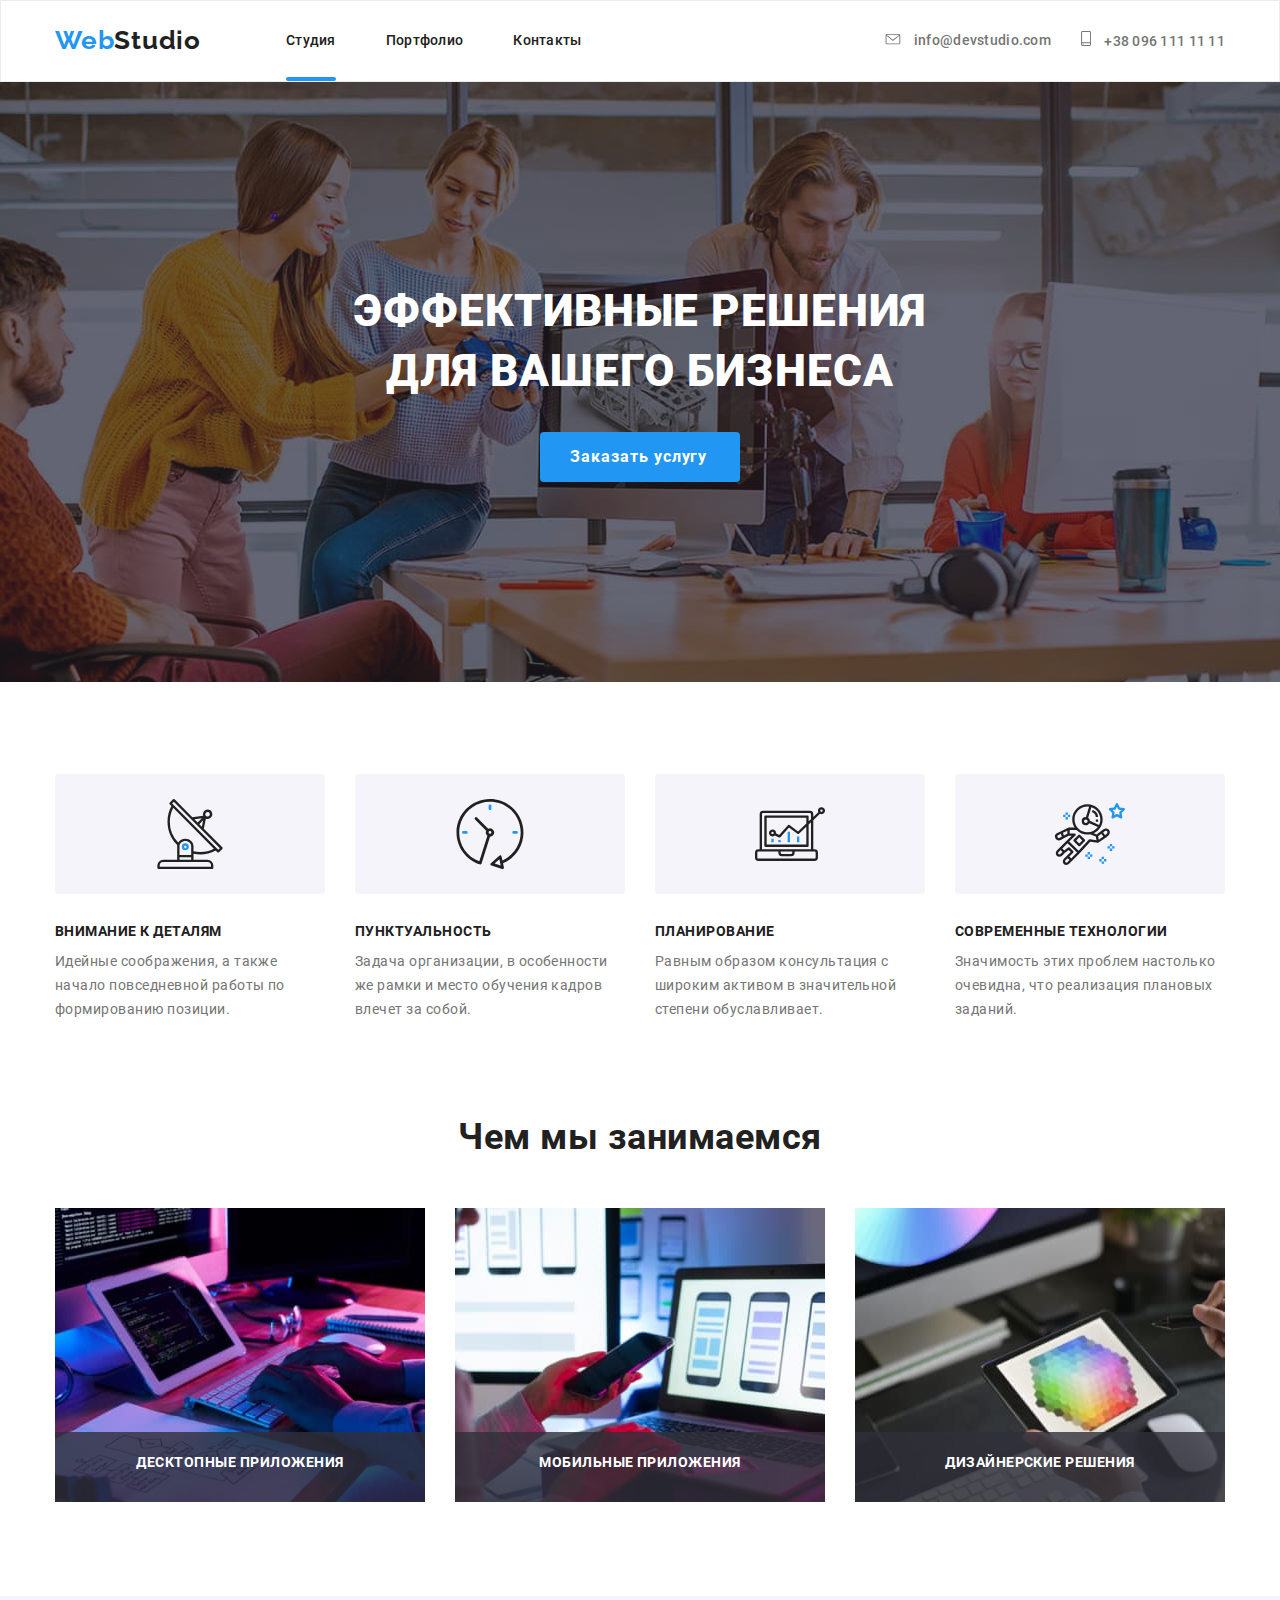
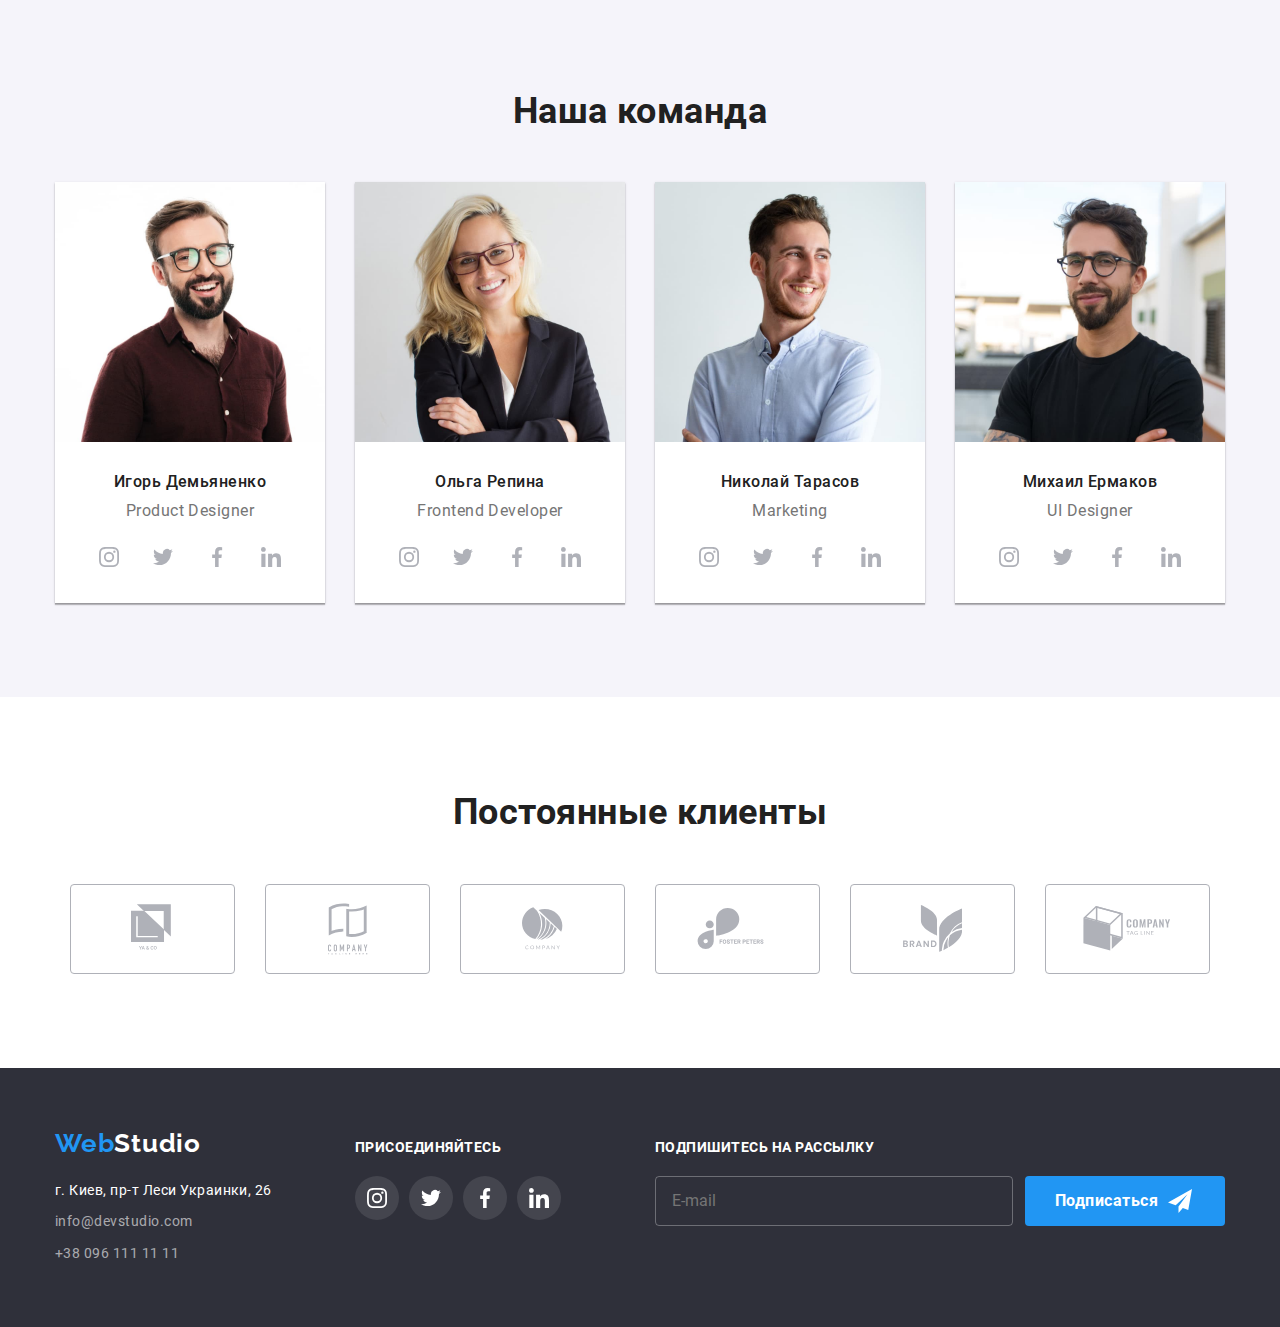
<file: index.html>
<!DOCTYPE html>
<html lang="ru">
  <head>
    <meta charset="UTF-8" />
    <meta name="viewport" content="width=device-width, initial-scale=1.0" />
    <title>WebStudio</title>
    <link rel="stylesheet" href="./css/main.min.css" />
  </head>

  <body>
    <!-- Шапка с навигацией -->
    <header>
      <div class="container header-mobil">
        <a class="logo" href="./"> <span class="logo-web">Web</span> Studio </a>
        <button
          type="button"
          class="menu-button is-open"
          aria-expanded="false"
          data-menu-button
        >
          <svg
            width="24"
            height="16"
            aria-label="Переключатель мобильного меню"
          >
            <use class="icon-menu" href="./image/mob.svg#icon-menu"></use>
            <use class="icon-cross" href="./image/mob.svg#icon-close"></use>
          </svg>
        </button>

        <div class="menu-container" id="menu-container" data-menu>
          <nav>
            <ul class="list site-nav">
              <li class="item">
                <a href="" class="nav-link current">Студия</a>
              </li>
              <li class="item">
                <a href="./portfolio.html" class="nav-link">Портфолио</a>
              </li>
              <li class="item"><a href="" class="nav-link">Контакты</a></li>
            </ul>
            <ul class="list nav-contacts">
              <li class="item item-mail">
                <a href="mailto:info@devstudio.com " class="contacts">
                  <svg class="icon-mail" width="16px" height="11px">
                    <use href="./image/symbol-defs.svg#icon-mail"></use>
                  </svg>
                  info@devstudio.com
                </a>
              </li>
              <li class="item item-phone">
                <a href="tel:+380961111111 " class="contacts">
                  <svg class="icon-mail" width="10px" height="15px">
                    <use href="./image/symbol-defs.svg#icon-smartphone"></use>
                  </svg>
                  +38 096 111 11 11
                </a>
              </li>
            </ul>
          </nav>
        </div>
      </div>
      <div class="container main-nav">
        <nav class="navigation main-nav">
          <a class="logo" href="./">
            <span class="logo-web">Web</span> Studio
          </a>

          <ul class="list site-nav">
            <li class="item"><a href="" class="nav-link current">Студия</a></li>
            <li class="item">
              <a href="./portfolio.html" class="nav-link">Портфолио</a>
            </li>
            <li class="item"><a href="" class="nav-link">Контакты</a></li>
          </ul>
        </nav>

        <ul class="list nav-contacts">
          <li class="item item-mail">
            <a href="mailto:info@devstudio.com " class="contacts">
              <svg class="icon-mail" width="16px" height="11px">
                <use href="./image/symbol-defs.svg#icon-mail"></use>
              </svg>
              info@devstudio.com
            </a>
          </li>
          <li class="item item-phone">
            <a href="tel:+380961111111 " class="contacts">
              <svg class="icon-mail" width="10px" height="15px">
                <use href="./image/symbol-defs.svg#icon-smartphone"></use>
              </svg>
              +38 096 111 11 11
            </a>
          </li>
        </ul>
      </div>
    </header>

    <main>
      <!-- Герой-->
      <section class="hero">
        <div class="container-hero">
          <h1 class="main-title">
            Эффективные решения <br />
            для вашего бизнеса
          </h1>
          <a href="#" class="button button-open" data-modal-open
            >Заказать услугу</a
          >
        </div>
      </section>

      <!-- Преимущества Студии-->
      <section class="advantages">
        <div class="container">
          <!-- заголовок скрыть в css-->
          <h2 class="invisible-title">Преимущества Студии</h2>

          <ul class="feature-list list">
            <li class="item">
              <div class="feature-item">
                <svg width="70" height="70">
                  <use href="./image/symbol-defs.svg#icon-antenna"></use>
                </svg>
              </div>
              <h3>Внимание к деталям</h3>
              <p>
                Идейные соображения, а также начало повседневной работы по
                формированию позиции.
              </p>
            </li>
            <li class="item item-clock">
              <div class="feature-item">
                <svg width="70" height="70">
                  <use href="./image/symbol-defs.svg#icon-clock"></use>
                </svg>
              </div>
              <h3>Пунктуальность</h3>
              <p>
                Задача организации, в особенности же рамки и место обучения
                кадров влечет за собой.
              </p>
            </li>
            <li class="item item-diagram">
              <div class="feature-item">
                <svg width="70" height="70">
                  <use href="./image/symbol-defs.svg#icon-diagram"></use>
                </svg>
              </div>
              <h3>Планирование</h3>
              <p>
                Равным образом консультация с широким активом в значительной
                степени обуславливает.
              </p>
            </li>
            <li class="item item-astronaut">
              <div class="feature-item">
                <svg width="70" height="70">
                  <use href="./image/symbol-defs.svg#icon-astronaut"></use>
                </svg>
              </div>
              <h3>Современные технологии</h3>
              <p>
                Значимость этих проблем настолько очевидна, что реализация
                плановых заданий.
              </p>
            </li>
          </ul>
        </div>
      </section>

      <!-- Чем мы занимаемся-->
      <section class="examples sections">
        <div class="container">
          <h2>Чем мы занимаемся</h2>

          <ul class="example-list list">
            <li class="example-item">
              <picture>
                <source
                  srcset="
                    ./image/desktop/laptop.jpg    1x,
                    ./image/desktop/laptop@2x.jpg 2x
                  "
                  media="(min-width: 1200px)"
                />
                <img
                  src="./image/desktop/laptop.jpg"
                  alt="Ноутбук"
                  width="370"
                />
              </picture>

              <h3>Десктопные приложения</h3>
            </li>
            <li class="example-item">
              <picture>
                <source
                  srcset="
                    ./image/desktop/mobile.jpg    1x,
                    ./image/desktop/mobile@2x.jpg 2x
                  "
                  media="(min-width: 1200px)"
                />
                <img
                  src="./image/desktop/mobile.jpg"
                  alt="Мобильный телефон"
                  width="370"
                />
              </picture>
              <h3>Мобильные приложения</h3>
            </li>
            <li class="example-item">
              <picture>
                <source
                  srcset="
                    ./image/desktop/spectr.jpg    1x,
                    ./image/desktop/spectr@2x.jpg 2x
                  "
                  media="(min-width: 1200px)"
                />
                <img
                  src="./image/desktop/spectr.jpg"
                  alt="Монитор"
                  width="370"
                />
              </picture>
              <h3>Дизайнерские решения</h3>
            </li>
          </ul>
        </div>
      </section>

      <!-- Наша команда-->
      <section class="staff sections">
        <div class="container">
          <h2>Наша команда</h2>

          <ul class="staff-list list">
            <li class="item">
              <picture>
                <source
                  srcset="
                    ./image/desktop/photo1.jpg    1x,
                    ./image/desktop/photo1@2x.jpg 2x
                  "
                  media="(min-width: 1200px)"
                />
                <source
                  srcset="
                    ./image/tablet/photo1.jpg    1x,
                    ./image/tablet/photo1@2x.jpg 2x
                  "
                  media="(min-width: 768px)"
                />
                <source
                  srcset="
                    ./image/mobile/photo1.jpg    1x,
                    ./image/mobile/photo1@2x.jpg 2x
                  "
                  media="(max-width: 767px)"
                />
                <img
                  class="staff-img"
                  src="./image/desktop/photo1.jpg"
                  alt="Сотрудник 1"
                />
              </picture>

              <h3>Игорь Демьяненко</h3>
              <p>Product Designer</p>

              <ul class="networks list">
                <li class="icon">
                  <a
                    class="icon-netw"
                    href=""
                    aria-label="Ссылка на Инстаграмм"
                  >
                    <svg width="20" height="20">
                      <use href="./image/symbol-defs.svg#icon-instagram"></use>
                    </svg>
                  </a>
                </li>
                <li class="icon">
                  <a
                    class="icon-netw icon-twit"
                    href=""
                    aria-label="Ссылка на Твиттер"
                  >
                    <svg width="20" height="20">
                      <use href="./image/symbol-defs.svg#icon-twitter"></use>
                    </svg>
                  </a>
                </li>
                <li class="icon">
                  <a
                    class="icon-netw icon-fb"
                    href=""
                    aria-label="Ссылка на Фейсбук"
                    ><svg width="20" height="20">
                      <use href="./image/symbol-defs.svg#icon-facebook"></use>
                    </svg>
                  </a>
                </li>
                <li class="icon">
                  <a
                    class="icon-netw icon-link"
                    href=""
                    aria-label="Ссылка на Линкедин"
                  >
                    <svg width="20" height="20">
                      <use href="./image/symbol-defs.svg#icon-linkedin"></use>
                    </svg>
                  </a>
                </li>
              </ul>
            </li>

            <li class="item">
              <picture>
                <source
                  srcset="
                    ./image/desktop/photo2.jpg    1x,
                    ./image/desktop/photo2@2x.jpg 2x
                  "
                  media="(min-width: 1200px)"
                />
                <source
                  srcset="
                    ./image/tablet/photo2.jpg    1x,
                    ./image/tablet/photo2@2x.jpg 2x
                  "
                  media="(min-width: 768px)"
                />
                <source
                  srcset="
                    ./image/mobile/photo2.jpg    1x,
                    ./image/mobile/photo2@2x.jpg 2x
                  "
                  media="(max-width: 767px)"
                />
                <img
                  class="staff-img"
                  src="./image/desktop/photo2.jpg"
                  alt="Сотрудник 1"
                />
              </picture>
              <h3>Ольга Репина</h3>
              <p>Frontend Developer</p>

              <ul class="networks list">
                <li class="icon">
                  <a
                    class="icon-netw icon-inst"
                    href=""
                    aria-label="Ссылка на Инстаграмм"
                  >
                    <svg width="20" height="20">
                      <use href="./image/symbol-defs.svg#icon-instagram"></use>
                    </svg>
                  </a>
                </li>
                <li class="icon">
                  <a
                    class="icon-netw icon-twit"
                    href=""
                    aria-label="Ссылка на Твиттер"
                  >
                    <svg width="20" height="20">
                      <use href="./image/symbol-defs.svg#icon-twitter"></use>
                    </svg>
                  </a>
                </li>
                <li class="icon">
                  <a
                    class="icon-netw icon-fb"
                    href=""
                    aria-label="Ссылка на Фейсбук"
                    ><svg width="20" height="20">
                      <use href="./image/symbol-defs.svg#icon-facebook"></use>
                    </svg>
                  </a>
                </li>
                <li class="icon">
                  <a
                    class="icon-netw icon-link"
                    href=""
                    aria-label="Ссылка на Линкедин"
                  >
                    <svg width="20" height="20">
                      <use href="./image/symbol-defs.svg#icon-linkedin"></use>
                    </svg>
                  </a>
                </li>
              </ul>
            </li>

            <li class="item">
              <picture>
                <source
                  srcset="
                    ./image/desktop/photo3.jpg    1x,
                    ./image/desktop/photo3@2x.jpg 2x
                  "
                  media="(min-width: 1200px)"
                />
                <source
                  srcset="
                    ./image/tablet/photo3.jpg    1x,
                    ./image/tablet/photo3@2x.jpg 2x
                  "
                  media="(min-width: 768px)"
                />
                <source
                  srcset="
                    ./image/mobile/photo3.jpg    1x,
                    ./image/mobile/photo3@2x.jpg 2x
                  "
                  media="(max-width: 767px)"
                />
                <img
                  class="staff-img"
                  src="./image/desktop/photo3.jpg"
                  alt="Сотрудник 1"
                />
              </picture>
              <h3>Николай Тарасов</h3>
              <p>Marketing</p>

              <ul class="networks list">
                <li class="icon">
                  <a
                    class="icon-netw icon-inst"
                    href=""
                    aria-label="Ссылка на Инстаграмм"
                  >
                    <svg width="20" height="20">
                      <use href="./image/symbol-defs.svg#icon-instagram"></use>
                    </svg>
                  </a>
                </li>
                <li class="icon">
                  <a
                    class="icon-netw icon-twit"
                    href=""
                    aria-label="Ссылка на Твиттер"
                  >
                    <svg width="20" height="20">
                      <use href="./image/symbol-defs.svg#icon-twitter"></use>
                    </svg>
                  </a>
                </li>
                <li class="icon">
                  <a
                    class="icon-netw icon-fb"
                    href=""
                    aria-label="Ссылка на Фейсбук"
                    ><svg width="20" height="20">
                      <use href="./image/symbol-defs.svg#icon-facebook"></use>
                    </svg>
                  </a>
                </li>
                <li class="icon">
                  <a
                    class="icon-netw icon-link"
                    href=""
                    aria-label="Ссылка на Линкедин"
                  >
                    <svg width="20" height="20">
                      <use href="./image/symbol-defs.svg#icon-linkedin"></use>
                    </svg>
                  </a>
                </li>
              </ul>
            </li>

            <li class="item">
              <picture>
                <source
                  srcset="
                    ./image/desktop/photo4.jpg    1x,
                    ./image/desktop/photo4@2x.jpg 2x
                  "
                  media="(min-width: 1200px)"
                />
                <source
                  srcset="
                    ./image/tablet/photo4.jpg    1x,
                    ./image/tablet/photo4@2x.jpg 2x
                  "
                  media="(min-width: 768px)"
                />
                <source
                  srcset="
                    ./image/mobile/photo4.jpg    1x,
                    ./image/mobile/photo4@2x.jpg 2x
                  "
                  media="(max-width: 767px)"
                />
                <img
                  class="staff-img"
                  src="./image/desktop/photo4.jpg"
                  alt="Сотрудник 1"
                />
              </picture>
              <h3>Михаил Ермаков</h3>
              <p>UI Designer</p>

              <ul class="networks list">
                <li class="icon">
                  <a
                    class="icon-netw icon-inst"
                    href=""
                    aria-label="Ссылка на Инстаграмм"
                  >
                    <svg width="20" height="20">
                      <use href="./image/symbol-defs.svg#icon-instagram"></use>
                    </svg>
                  </a>
                </li>
                <li class="icon">
                  <a
                    class="icon-netw icon-twit"
                    href=""
                    aria-label="Ссылка на Твиттер"
                  >
                    <svg width="20" height="20">
                      <use href="./image/symbol-defs.svg#icon-twitter"></use>
                    </svg>
                  </a>
                </li>
                <li class="icon">
                  <a
                    class="icon-netw icon-fb"
                    href=""
                    aria-label="Ссылка на Фейсбук"
                    ><svg width="20" height="20">
                      <use href="./image/symbol-defs.svg#icon-facebook"></use>
                    </svg>
                  </a>
                </li>
                <li class="icon">
                  <a
                    class="icon-netw icon-link"
                    href=""
                    aria-label="Ссылка на Линкедин"
                  >
                    <svg width="20" height="20">
                      <use href="./image/symbol-defs.svg#icon-linkedin"></use>
                    </svg>
                  </a>
                </li>
              </ul>
            </li>
          </ul>
        </div>
      </section>

      <!--Постоянные клиенты-->
      <section class="sections">
        <div class="container">
          <h2 class="customer-title">Постоянные клиенты</h2>

          <ul class="list customer">
            <li class="item">
              <a href="" class="item-list">
                <svg class="item-logo" width="44" height="49">
                  <use href="./image/symbol-defs.svg#icon-logo1"></use>
                </svg>
              </a>
            </li>
            <li class="item">
              <a href="" class="item-list">
                <svg class="item-logo" width="40" height="52">
                  <use href="./image/symbol-defs.svg#icon-logo2"></use>
                </svg>
              </a>
            </li>
            <li class="item">
              <a href="" class="item-list">
                <svg class="item-logo" width="41" height="43">
                  <use href="./image/symbol-defs.svg#icon-logo3"></use>
                </svg>
              </a>
            </li>
            <li class="item">
              <a href="" class="item-list">
                <svg class="item-logo" width="80" height="42">
                  <use href="./image/symbol-defs.svg#icon-logo4"></use>
                </svg>
              </a>
            </li>
            <li class="item">
              <a href="" class="item-list">
                <svg class="item-logo" width="59" height="47">
                  <use href="./image/symbol-defs.svg#icon-logo5"></use>
                </svg>
              </a>
            </li>
            <li class="item">
              <a href="" class="item-list">
                <svg class="item-logo" width="88" height="45">
                  <use href="./image/symbol-defs.svg#icon-logo6"></use>
                </svg>
              </a>
            </li>
          </ul>
        </div>
      </section>

      <!-- Moдальное окно -->
      <div class="backdrop is-hidden" data-modal>
        <div class="modal">
          <button class="btn-close" data-modal-close>
            <svg class="btn-x" width="11" height="11">
              <use href="./image/btn.svg#icon-btn"></use>
            </svg>
          </button>
          <form class="js-speaker-form form-section">
            <h2 class="form-title">Оставьте свои данные, мы вам перезвоним</h2>
            <ul class="form-list">
              <li>
                <label for="user-name">Имя</label>
                <div class="field">
                  <input type="text" id="user-name" name="user-name" />
                  <svg class="icon-modal" width="12" height="12">
                    <use href="./image/symbol-modal.svg#icon-icon1"></use>
                  </svg>
                </div>
              </li>
              <li>
                <label for="user-tel">Телефон</label>
                <div class="field">
                  <input type="tel" id="user-tel" name="tel" />
                  <svg class="icon-modal" width="13" height="13">
                    <use href="./image/symbol-modal.svg#icon-icon2"></use>
                  </svg>
                </div>
              </li>
              <li>
                <label for="email">Почта</label>
                <div class="field">
                  <input type="email" id="email" name="email" />
                  <svg class="icon-modal" width="15" height="12">
                    <use href="./image/symbol-modal.svg#icon-icon3"></use>
                  </svg>
                </div>
              </li>
              <li>
                <label for="comment">Комментарий</label>
                <textarea
                  name="comment"
                  id="comment"
                  rows="10"
                  class="comment-window"
                  placeholder="Введите текст"
                ></textarea>
              </li>
            </ul>

            <label class="checkbox-label">
              <input class="checkbox" type="checkbox" name="policy" />
              <span class="checkbox-icon"></span>
              <span class="agree"
                >Соглашаюсь с рассылкой и принимаю
                <a href="">Условия договора</a></span
              >
            </label>

            <button class="button btn-submit" type="submit">Отправить</button>
          </form>
        </div>
      </div>
    </main>

    <!-- Футер -->
    <footer class="footer">
      <div class="container">
        <div class="for-tablet">
          <div class="navigation footer-box">
            <a href="./" class="logo">
              <span class="logo-web">Web</span>Studio
            </a>
            <address>
              <p>г. Киев, пр-т Леси Украинки, 26</p>

              <ul class="list">
                <li>
                  <a href="mailto:info@devstudio.com " class="footer-contacts"
                    >info@devstudio.com</a
                  >
                </li>
                <li>
                  <a href="tel:+380961111111 " class="footer-contacts"
                    >+38 096 111 11 11
                  </a>
                </li>
              </ul>
            </address>
          </div>

          <div class="footer-box">
            <b>Присоединяйтесь</b>
            <ul class="networks list">
              <li class="icon">
                <a
                  class="icon-netw icon-inst"
                  href=""
                  aria-label="Ссылка на Инстаграмм"
                >
                  <svg width="20" height="20" class="icon-instagram">
                    <use href="./image/symbol-defs.svg#icon-instagram"></use>
                  </svg>
                </a>
              </li>
              <li class="icon">
                <a
                  class="icon-netw icon-twit"
                  href=""
                  aria-label="Ссылка на Твиттер"
                >
                  <svg width="20" height="20" class="icon-twitter">
                    <use href="./image/symbol-defs.svg#icon-twitter"></use>
                  </svg>
                </a>
              </li>
              <li class="icon">
                <a
                  class="icon-netw icon-fb"
                  href=""
                  aria-label="Ссылка на Фейсбук"
                  ><svg width="20" height="20" class="icon-facebook">
                    <use href="./image/symbol-defs.svg#icon-facebook"></use>
                  </svg>
                </a>
              </li>
              <li class="icon">
                <a
                  class="icon-netw icon-link"
                  href=""
                  aria-label="Ссылка на Линкедин"
                >
                  <svg width="20" height="20" class="icon-linkedin">
                    <use href="./image/symbol-defs.svg#icon-linkedin"></use>
                  </svg>
                </a>
              </li>
            </ul>
          </div>
        </div>

        <div class="footer-box sign-form">
          <b>Подпишитесь на рассылку</b>
          <div class="footer-sign-form">
            <form class="footer-form">
              <input type="email" name="email" placeholder="E-mail" />
            </form>
            <a href="#" class="button">Подписаться</a>
          </div>
        </div>
      </div>
    </footer>
    <script src="./js/modal.js"></script>
    <script src="./js/menu.js"></script>
    <script>
      (() => {
        document
          .querySelector(".js-speaker-form")
          .addEventListener("submit", (e) => {
            e.preventDefault();

            new FormData(e.currentTarget).forEach((value, name) =>
              console.log(`${name}: ${value}`)
            );

            e.currentTarget.reset();
          });
      })();
    </script>
  </body>
</html>
</file>
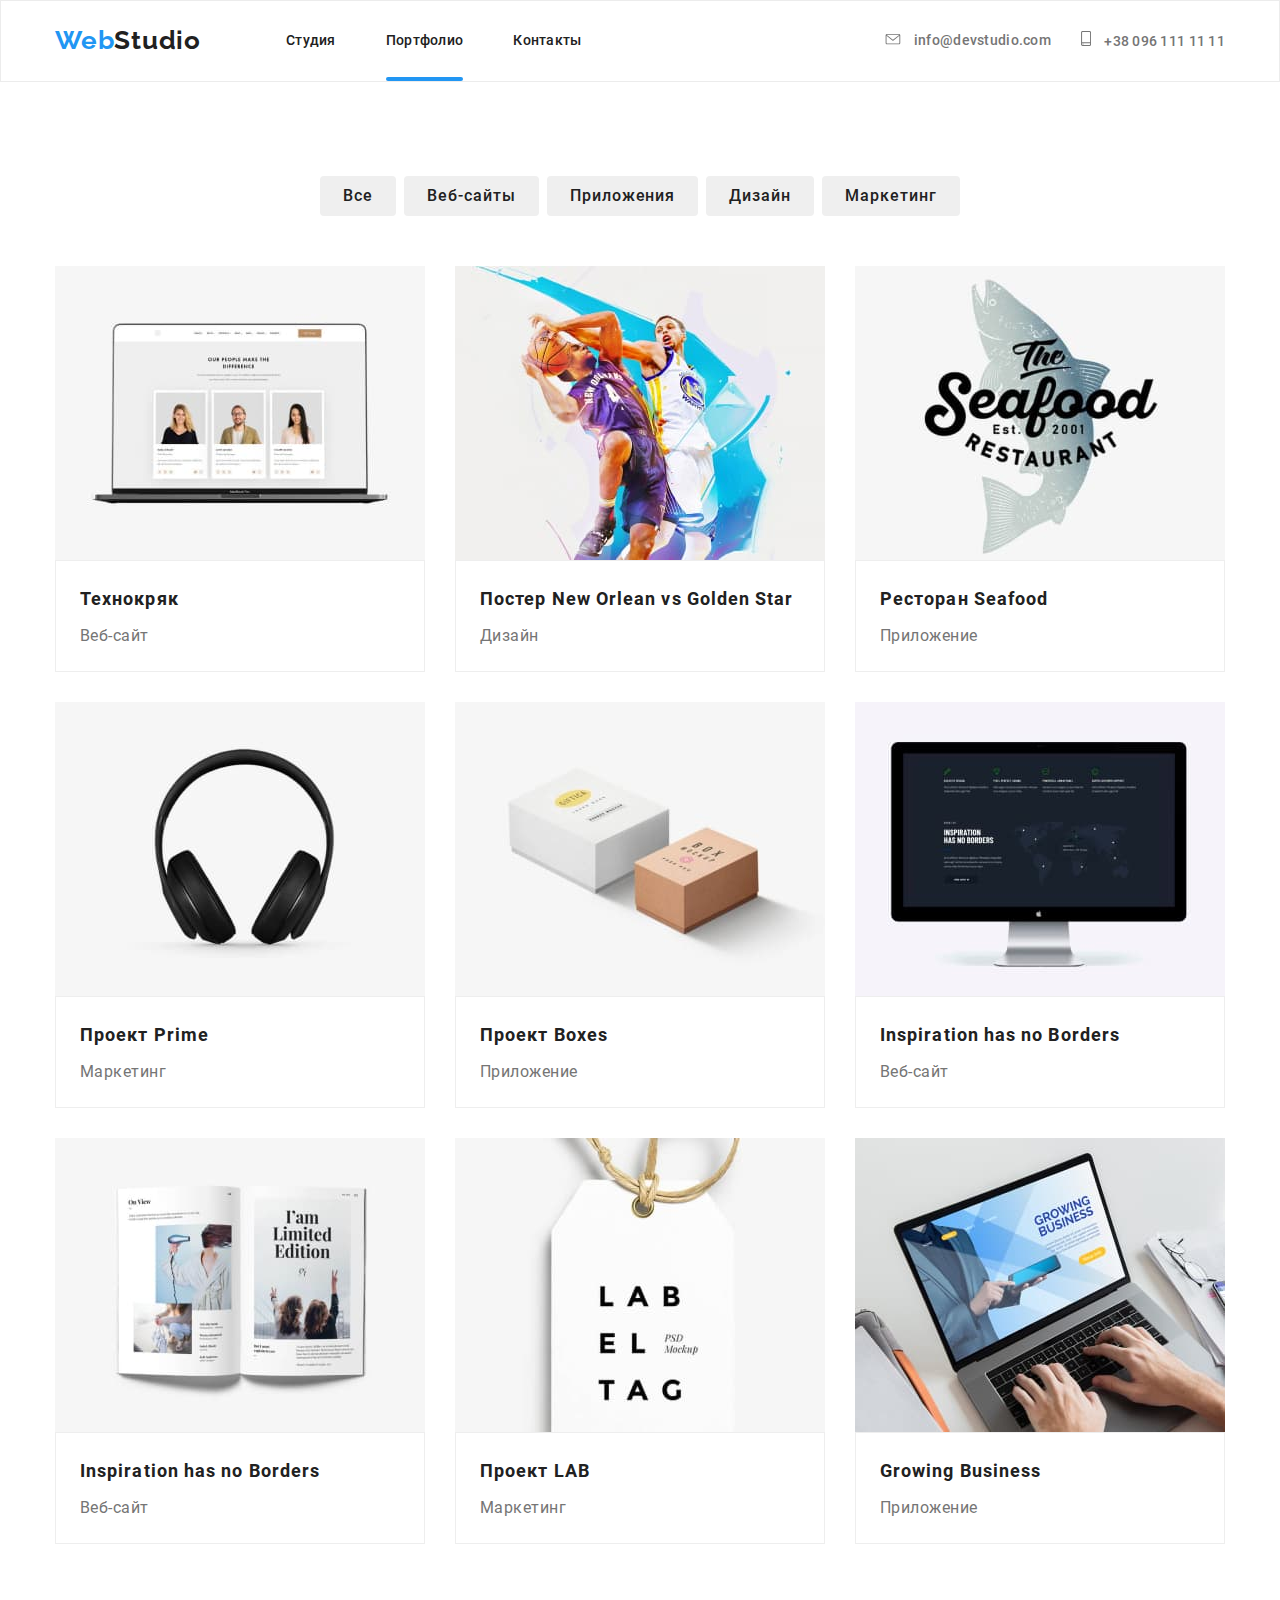
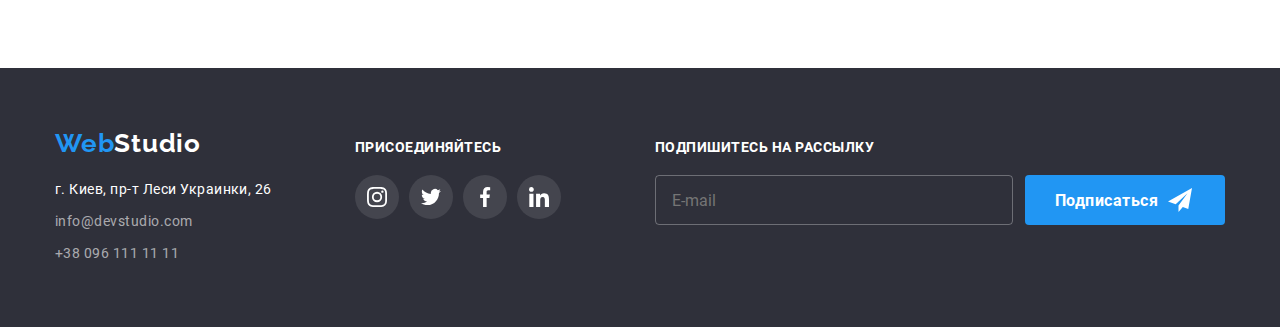
<file: portfolio.html>
<!DOCTYPE html>
<html lang="ru">
  <head>
    <meta charset="UTF-8" />
    <meta name="viewport" content="width=device-width, initial-scale=1.0" />
    <title>WebStudio</title>
    <link rel="stylesheet" href="./css/portfolio.min.css" />
  </head>

  <body>
    <!-- Шапка с навигацией-->
    <header>
      <div class="container header-mobil">
        <a class="logo" href="./"> <span class="logo-web">Web</span> Studio </a>
        <button
          type="button"
          class="menu-button is-open"
          aria-expanded="false"
          data-menu-button
        >
          <svg
            width="24"
            height="16"
            aria-label="Переключатель мобильного меню"
          >
            <use class="icon-menu" href="./image/mob.svg#icon-menu"></use>
            <use class="icon-cross" href="./image/mob.svg#icon-close"></use>
          </svg>
        </button>

        <div class="menu-container" id="menu-container" data-menu>
          <nav>
            <ul class="list site-nav">
              <li class="item">
                <a href="./index.html" class="nav-link">Студия</a>
              </li>
              <li class="item">
                <a href="./portfolio.html" class="nav-link current"
                  >Портфолио</a
                >
              </li>
              <li class="item"><a href="" class="nav-link">Контакты</a></li>
            </ul>
            <ul class="list nav-contacts">
              <li class="item item-mail">
                <a href="mailto:info@devstudio.com " class="contacts">
                  <svg class="icon-mail" width="16px" height="11px">
                    <use href="./image/symbol-defs.svg#icon-mail"></use>
                  </svg>
                  info@devstudio.com
                </a>
              </li>
              <li class="item item-phone">
                <a href="tel:+380961111111 " class="contacts">
                  <svg class="icon-mail" width="10px" height="15px">
                    <use href="./image/symbol-defs.svg#icon-smartphone"></use>
                  </svg>
                  +38 096 111 11 11
                </a>
              </li>
            </ul>
          </nav>
        </div>
      </div>
      <div class="container main-nav">
        <nav class="navigation main-nav">
          <a class="logo" href="./">
            <span class="logo-web">Web</span> Studio
          </a>

          <ul class="list site-nav">
            <li class="item">
              <a href="./index.html" class="nav-link">Студия</a>
            </li>
            <li class="item">
              <a href="./portfolio.html" class="nav-link current">Портфолио</a>
            </li>
            <li class="item"><a href="" class="nav-link">Контакты</a></li>
          </ul>
        </nav>

        <ul class="list nav-contacts">
          <li class="item item-mail">
            <a href="mailto:info@devstudio.com " class="contacts">
              <svg class="icon-mail" width="16px" height="11px">
                <use href="./image/symbol-defs.svg#icon-mail"></use>
              </svg>
              info@devstudio.com
            </a>
          </li>
          <li class="item item-phone">
            <a href="tel:+380961111111 " class="contacts">
              <svg class="icon-mail" width="10px" height="15px">
                <use href="./image/symbol-defs.svg#icon-smartphone"></use>
              </svg>
              +38 096 111 11 11
            </a>
          </li>
        </ul>
      </div>
    </header>

    <main>
      <section class="portfolio container sections">
        <h1 class="invisible-title">Портфолио</h1>

        <!--Фильтры-->

        <ul class="list list-button">
          <li class="item">
            <button type="button" class="portfolio-button">Все</button>
          </li>
          <li class="item">
            <button type="button" class="portfolio-button">Веб-сайты</button>
          </li>
          <li class="item">
            <button type="button" class="portfolio-button">Приложения</button>
          </li>
          <li class="item">
            <button type="button" class="portfolio-button">Дизайн</button>
          </li>
          <li class="item">
            <button type="button" class="portfolio-button">Маркетинг</button>
          </li>
        </ul>

        <!--Галерея-->

        <ul class="list gallery">
          <li class="gallery-item">
            <a class="gallery-link" href="#">
              <div class="box-card">
                <picture>
                  <source
                    srcset="
                      ./image/portfolio/desktop/tehno.jpg    1x,
                      ./image/portfolio/desktop/tehno@2x.jpg 2x
                    "
                    media="(min-width: 1200px)"
                  />
                  <source
                    srcset="
                      ./image/portfolio/tablet/tehno.jpg    1x,
                      ./image/portfolio/tablet/tehno@2x.jpg 2x
                    "
                    media="(min-width: 768px)"
                  />
                  <source
                    srcset="
                      ./image/portfolio/mobile/tehno.jpg    1x,
                      ./image/portfolio/mobile/tehno@2x.jpg 2x
                    "
                    media="(max-width: 767px)"
                  />
                  <img
                    src="./image/portfolio/desktop/tehno.jpg"
                    alt="Платформа для цифрового шпионажа"
                  />
                </picture>

                <div class="box-hover">
                  <p class="text">
                    Технокряк это современная площадка распространения
                    коронавируса. Компании используют эту платформу для
                    цифрового шпионажа и атак на защищённые сервера конкурентов.
                  </p>
                </div>
              </div>

              <div class="card-title">
                <h2>Технокряк</h2>
                <p>Веб-сайт</p>
              </div>
            </a>
          </li>

          <li class="gallery-item">
            <a class="gallery-link" href="#">
              <div class="box-card">
                <picture>
                  <source
                    srcset="
                      ./image/portfolio/desktop/busket.jpg    1x,
                      ./image/portfolio/desktop/busket@2x.jpg 2x
                    "
                    media="(min-width: 1200px)"
                  />
                  <source
                    srcset="
                      ./image/portfolio/tablet/busket.jpg    1x,
                      ./image/portfolio/tablet/busket@2x.jpg 2x
                    "
                    media="(min-width: 768px)"
                  />
                  <source
                    srcset="
                      ./image/portfolio/mobile/busket.jpg    1x,
                      ./image/portfolio/mobile/busket@2x.jpg 2x
                    "
                    media="(max-width: 767px)"
                  />
                  <img
                    src="./image/portfolio/desktop/busket.jpg"
                    alt="Платформа для цифрового шпионажа"
                  />
                </picture>
                <div class="box-hover">
                  <p class="text">
                    Lorem ipsum dolor sit amet consectetur, adipisicing elit.
                    Tempore, hic possimus. Veritatis tempora illum
                    necessitatibus quod velit repellendus inventore in
                    reiciendis, dolorum voluptatum neque atque ullam nemo
                    dolores magnam eius.
                  </p>
                </div>
              </div>
              <div class="card-title">
                <h2>Постер New Orlean vs Golden Star</h2>
                <p>Дизайн</p>
              </div>
            </a>
          </li>

          <li class="gallery-item">
            <a class="gallery-link" href="#"
              ><div class="box-card">
                <picture>
                  <source
                    srcset="
                      ./image/portfolio/desktop/seafood.jpg    1x,
                      ./image/portfolio/desktop/seafood@2x.jpg 2x
                    "
                    media="(min-width: 1200px)"
                  />
                  <source
                    srcset="
                      ./image/portfolio/tablet/seafood.jpg    1x,
                      ./image/portfolio/tablet/seafood@2x.jpg 2x
                    "
                    media="(min-width: 768px)"
                  />
                  <source
                    srcset="
                      ./image/portfolio/mobile/seafood.jpg    1x,
                      ./image/portfolio/mobile/seafood@2x.jpg 2x
                    "
                    media="(max-width: 767px)"
                  />
                  <img
                    src="./image/portfolio/desktop/seafood.jpg"
                    alt="Ресторан морской кухни"
                  />
                </picture>

                <div class="box-hover">
                  <p class="text">
                    Lorem ipsum dolor sit amet consectetur, adipisicing elit.
                    Tempore, hic possimus. Veritatis tempora illum
                    necessitatibus quod velit repellendus inventore in
                    reiciendis, dolorum voluptatum neque atque ullam nemo
                    dolores magnam eius.
                  </p>
                </div>
              </div>
              <div class="card-title">
                <h2>Ресторан Seafood</h2>
                <p>Приложение</p>
              </div>
            </a>
          </li>

          <li class="gallery-item">
            <a class="gallery-link" href="#"
              ><div class="box-card">
                <picture>
                  <source
                    srcset="
                      ./image/portfolio/desktop/headphones.jpg    1x,
                      ./image/portfolio/desktop/headphones@2x.jpg 2x
                    "
                    media="(min-width: 1200px)"
                  />
                  <source
                    srcset="
                      ./image/portfolio/tablet/headphones.jpg    1x,
                      ./image/portfolio/tablet/headphones@2x.jpg 2x
                    "
                    media="(min-width: 768px)"
                  />
                  <source
                    srcset="
                      ./image/portfolio/mobile/headphones.jpg    1x,
                      ./image/portfolio/mobile/headphones@2x.jpg 2x
                    "
                    media="(max-width: 767px)"
                  />
                  <img
                    src="./image/portfolio/desktop/headphones.jpg"
                    alt="Наушники"
                  />
                </picture>

                <div class="box-hover">
                  <p class="text">
                    Lorem ipsum dolor sit amet consectetur, adipisicing elit.
                    Tempore, hic possimus. Veritatis tempora illum
                    necessitatibus quod velit repellendus inventore in
                    reiciendis, dolorum voluptatum neque atque ullam nemo
                    dolores magnam eius.
                  </p>
                </div>
              </div>
              <div class="card-title">
                <h2>Проект Prime</h2>
                <p>Маркетинг</p>
              </div>
            </a>
          </li>

          <li class="gallery-item">
            <a class="gallery-link" href="#"
              ><div class="box-card">
                <picture>
                  <source
                    srcset="
                      ./image/portfolio/desktop/boxes.jpg    1x,
                      ./image/portfolio/desktop/boxes@2x.jpg 2x
                    "
                    media="(min-width: 1200px)"
                  />
                  <source
                    srcset="
                      ./image/portfolio/tablet/boxes.jpg    1x,
                      ./image/portfolio/tablet/boxes@2x.jpg 2x
                    "
                    media="(min-width: 768px)"
                  />
                  <source
                    srcset="
                      ./image/portfolio/mobile/boxes.jpg    1x,
                      ./image/portfolio/mobile/boxes@2x.jpg 2x
                    "
                    media="(max-width: 767px)"
                  />
                  <img
                    src="./image/portfolio/desktop/boxes.jpg"
                    alt="Коробочки"
                  />
                </picture>

                <div class="box-hover">
                  <p class="text">
                    Lorem ipsum dolor sit amet consectetur, adipisicing elit.
                    Tempore, hic possimus. Veritatis tempora illum
                    necessitatibus quod velit repellendus inventore in
                    reiciendis, dolorum voluptatum neque atque ullam nemo
                    dolores magnam eius.
                  </p>
                </div>
              </div>
              <div class="card-title">
                <h2>Проект Boxes</h2>
                <p>Приложение</p>
              </div>
            </a>
          </li>

          <li class="gallery-item">
            <a class="gallery-link" href="#"
              ><div class="box-card">
                <picture>
                  <source
                    srcset="
                      ./image/portfolio/desktop/monitor.jpg    1x,
                      ./image/portfolio/desktop/monitor@2x.jpg 2x
                    "
                    media="(min-width: 1200px)"
                  />
                  <source
                    srcset="
                      ./image/portfolio/tablet/monitor.jpg    1x,
                      ./image/portfolio/tablet/monitor@2x.jpg 2x
                    "
                    media="(min-width: 768px)"
                  />
                  <source
                    srcset="
                      ./image/portfolio/mobile/monitor.jpg    1x,
                      ./image/portfolio/mobile/monitor@2x.jpg 2x
                    "
                    media="(max-width: 767px)"
                  />
                  <img
                    src="./image/portfolio/desktop/monitor.jpg"
                    alt="Монитор"
                  />
                </picture>

                <div class="box-hover">
                  <p class="text">
                    Lorem ipsum dolor sit amet consectetur, adipisicing elit.
                    Tempore, hic possimus. Veritatis tempora illum
                    necessitatibus quod velit repellendus inventore in
                    reiciendis, dolorum voluptatum neque atque ullam nemo
                    dolores magnam eius.
                  </p>
                </div>
              </div>
              <div class="card-title">
                <h2>Inspiration has no Borders</h2>
                <p>Веб-сайт</p>
              </div>
            </a>
          </li>

          <li class="gallery-item">
            <a class="gallery-link" href="#"
              ><div class="box-card">
                <picture>
                  <source
                    srcset="
                      ./image/portfolio/desktop/book.jpg    1x,
                      ./image/portfolio/desktop/book@2x.jpg 2x
                    "
                    media="(min-width: 1200px)"
                  />
                  <source
                    srcset="
                      ./image/portfolio/tablet/book.jpg    1x,
                      ./image/portfolio/tablet/book@2x.jpg 2x
                    "
                    media="(min-width: 768px)"
                  />
                  <source
                    srcset="
                      ./image/portfolio/mobile/book.jpg    1x,
                      ./image/portfolio/mobile/book@2x.jpg 2x
                    "
                    media="(max-width: 767px)"
                  />
                  <img src="./image/portfolio/desktop/book.jpg" alt="Книга" />
                </picture>

                <div class="box-hover">
                  <p class="text">
                    Lorem ipsum dolor sit amet consectetur, adipisicing elit.
                    Tempore, hic possimus. Veritatis tempora illum
                    necessitatibus quod velit repellendus inventore in
                    reiciendis, dolorum voluptatum neque atque ullam nemo
                    dolores magnam eius.
                  </p>
                </div>
              </div>
              <div class="card-title">
                <h2>Inspiration has no Borders</h2>
                <p>Веб-сайт</p>
              </div>
            </a>
          </li>

          <li class="gallery-item">
            <a class="gallery-link" href="#"
              ><div class="box-card">
                <picture>
                  <source
                    srcset="
                      ./image/portfolio/desktop/lab.jpg    1x,
                      ./image/portfolio/desktop/lab@2x.jpg 2x
                    "
                    media="(min-width: 1200px)"
                  />
                  <source
                    srcset="
                      ./image/portfolio/tablet/lab.jpg    1x,
                      ./image/portfolio/tablet/lab@2x.jpg 2x
                    "
                    media="(min-width: 768px)"
                  />
                  <source
                    srcset="
                      ./image/portfolio/mobile/lab.jpg    1x,
                      ./image/portfolio/mobile/lab@2x.jpg 2x
                    "
                    media="(max-width: 767px)"
                  />
                  <img src="./image/portfolio/desktop/lab.jpg" alt="Лейбл" />
                </picture>

                <div class="box-hover">
                  <p class="text">
                    Lorem ipsum dolor sit amet consectetur, adipisicing elit.
                    Tempore, hic possimus. Veritatis tempora illum
                    necessitatibus quod velit repellendus inventore in
                    reiciendis, dolorum voluptatum neque atque ullam nemo
                    dolores magnam eius.
                  </p>
                </div>
              </div>
              <div class="card-title">
                <h2>Проект LAB</h2>
                <p>Маркетинг</p>
              </div>
            </a>
          </li>

          <li class="gallery-item">
            <a class="gallery-link" href="#"
              ><div class="box-card">
                <picture>
                  <source
                    srcset="
                      ./image/portfolio/desktop/business.jpg    1x,
                      ./image/portfolio/desktop/business@2x.jpg 2x
                    "
                    media="(min-width: 1200px)"
                  />
                  <source
                    srcset="
                      ./image/portfolio/tablet/business.jpg    1x,
                      ./image/portfolio/tablet/business@2x.jpg 2x
                    "
                    media="(min-width: 768px)"
                  />
                  <source
                    srcset="
                      ./image/portfolio/mobile/business.jpg    1x,
                      ./image/portfolio/mobile/business@2x.jpg 2x
                    "
                    media="(max-width: 767px)"
                  />
                  <img
                    src="./image/portfolio/desktop/business.jpg"
                    alt="Бизнес"
                  />
                </picture>

                <div class="box-hover">
                  <p class="text">
                    Lorem ipsum dolor sit amet consectetur, adipisicing elit.
                    Tempore, hic possimus. Veritatis tempora illum
                    necessitatibus quod velit repellendus inventore in
                    reiciendis, dolorum voluptatum neque atque ullam nemo
                    dolores magnam eius.
                  </p>
                </div>
              </div>
              <div class="card-title">
                <h2>Growing Business</h2>
                <p>Приложение</p>
              </div>
            </a>
          </li>
        </ul>
      </section>
    </main>

    <!-- Футер -->
    <footer class="footer">
      <div class="container">
        <div class="for-tablet">
          <div class="navigation footer-box">
            <a href="./" class="logo">
              <span class="logo-web">Web</span>Studio
            </a>
            <address>
              <p>г. Киев, пр-т Леси Украинки, 26</p>

              <ul class="list">
                <li>
                  <a href="mailto:info@devstudio.com " class="footer-contacts"
                    >info@devstudio.com</a
                  >
                </li>
                <li>
                  <a href="tel:+380961111111 " class="footer-contacts"
                    >+38 096 111 11 11
                  </a>
                </li>
              </ul>
            </address>
          </div>

          <div class="footer-box">
            <b>Присоединяйтесь</b>
            <ul class="networks list">
              <li class="icon">
                <a
                  class="icon-netw icon-inst"
                  href=""
                  aria-label="Ссылка на Инстаграмм"
                >
                  <svg width="20" height="20" class="icon-instagram">
                    <use href="./image/symbol-defs.svg#icon-instagram"></use>
                  </svg>
                </a>
              </li>
              <li class="icon">
                <a
                  class="icon-netw icon-twit"
                  href=""
                  aria-label="Ссылка на Твиттер"
                >
                  <svg width="20" height="20" class="icon-twitter">
                    <use href="./image/symbol-defs.svg#icon-twitter"></use>
                  </svg>
                </a>
              </li>
              <li class="icon">
                <a
                  class="icon-netw icon-fb"
                  href=""
                  aria-label="Ссылка на Фейсбук"
                  ><svg width="20" height="20" class="icon-facebook">
                    <use href="./image/symbol-defs.svg#icon-facebook"></use>
                  </svg>
                </a>
              </li>
              <li class="icon">
                <a
                  class="icon-netw icon-link"
                  href=""
                  aria-label="Ссылка на Линкедин"
                >
                  <svg width="20" height="20" class="icon-linkedin">
                    <use href="./image/symbol-defs.svg#icon-linkedin"></use>
                  </svg>
                </a>
              </li>
            </ul>
          </div>
        </div>

        <div class="footer-box sign-form">
          <b>Подпишитесь на рассылку</b>
          <div class="footer-sign-form">
            <form class="footer-form">
              <input type="email" name="email" placeholder="E-mail" />
            </form>
            <a href="#" class="button">Подписаться</a>
          </div>
        </div>
      </div>
    </footer>
    <script src="./js/modal.js"></script>
    <script src="./js/menu.js"></script>
  </body>
</html>
</file>
<file: css/main.min.css>
@font-face{font-family:"Raleway";font-style:bold;font-weight:700;src:url("../fonts/raleway/raleway-v17-latin_cyrillic-700.woff2") format("woff2"),url("../fonts/raleway/raleway-v17-latin_cyrillic-700.woff") format("woff")}@font-face{font-family:"Roboto";font-style:normal;font-weight:400;src:url("../fonts/roboto/roboto-v20-latin_cyrillic-regular.woff2") format("woff2"),url("../fonts/roboto/roboto-v20-latin_cyrillic-regular.woff") format("woff")}@font-face{font-family:"Roboto";font-style:medium;font-weight:500;src:url("../fonts/roboto/roboto-v20-latin_cyrillic-500.woff2") format("woff2"),url("../fonts/roboto/roboto-v20-latin_cyrillic-500.woff") format("woff")}@font-face{font-family:"Roboto";font-style:bold;font-weight:700;src:url("../fonts/roboto/roboto-v20-latin_cyrillic-700.woff2") format("woff2"),url("../fonts/roboto/roboto-v20-latin_cyrillic-700.woff") format("woff")}@font-face{font-family:"Roboto";font-style:normal;font-weight:900;src:url("../fonts/roboto/roboto-v20-latin_cyrillic-900.woff2") format("woff2"),url("../fonts/roboto/roboto-v20-latin_cyrillic-900.woff") format("woff")}/*! modern-normalize v1.0.0 | MIT License | https://github.com/sindresorhus/modern-normalize */*,*::before,*::after{-webkit-box-sizing:border-box;box-sizing:border-box}:root{-moz-tab-size:4;-o-tab-size:4;tab-size:4}html{line-height:1.15;-webkit-text-size-adjust:100%}body{margin:0}body{font-family:system-ui,-apple-system,"Segoe UI",Roboto,Helvetica,Arial,sans-serif,"Apple Color Emoji","Segoe UI Emoji"}hr{height:0;color:inherit}abbr[title]{-webkit-text-decoration:underline dotted;text-decoration:underline dotted}b,strong{font-weight:bolder}code,kbd,samp,pre{font-family:ui-monospace, SFMono-Regular, Consolas, "Liberation Mono", Menlo, monospace;font-size:1em}small{font-size:80%}sub,sup{font-size:75%;line-height:0;position:relative;vertical-align:baseline}sub{bottom:-0.25em}sup{top:-0.5em}table{text-indent:0;border-color:inherit}button,input,optgroup,select,textarea{font-family:inherit;font-size:100%;line-height:1.15;margin:0}button,select{text-transform:none}button,[type="button"],[type="reset"],[type="submit"]{-webkit-appearance:button}::-moz-focus-inner{border-style:none;padding:0}:-moz-focusring{outline:1px dotted ButtonText}:-moz-ui-invalid{box-shadow:none}legend{padding:0}progress{vertical-align:baseline}::-webkit-inner-spin-button,::-webkit-outer-spin-button{height:auto}[type="search"]{-webkit-appearance:textfield;outline-offset:-2px}::-webkit-search-decoration{-webkit-appearance:none}::-webkit-file-upload-button{-webkit-appearance:button;font:inherit}summary{display:list-item}body{background-color:#ffffff;color:#757575;font-family:Roboto, sans-serif;letter-spacing:0.03em}h2,h3{color:#212121;margin:0px}p{margin:0px}.list{margin:0px;padding:0px;padding-left:0px;list-style:none}img{max-width:100%;height:auto}.button{display:-webkit-inline-box;display:-ms-inline-flexbox;display:inline-flex;border-radius:4px;padding:10px 30px;min-width:200px;color:#fff;background-color:#2196f3;text-decoration:none;font-weight:700;font-size:16px;line-height:1.87;-webkit-box-align:center;-ms-flex-align:center;align-items:center}.button-open:hover{color:#2196f3;background-color:#fff;-webkit-transition:250ms cubic-bezier(0.4, 0, 0.2, 1);transition:250ms cubic-bezier(0.4, 0, 0.2, 1)}.btn-close{position:absolute;top:8px;right:8px;width:30px;height:30px;border:1px solid rgba(0,0,0,0.1);background-color:#fff;border-radius:50%;cursor:pointer}.btn-x{fill:#000000}.btn-close:hover .btn-x,.btn-close:focus .btn-x{fill:#2196f3;-webkit-transition:250ms cubic-bezier(0.4, 0, 0.2, 1);transition:250ms cubic-bezier(0.4, 0, 0.2, 1)}.btn-submit{display:-webkit-box;display:-ms-flexbox;display:flex;height:40px;border:none;margin-left:auto;margin-right:auto;-webkit-box-align:center;-ms-flex-align:center;align-items:center;text-decoration:none;padding:10px 56px;-webkit-box-shadow:0px 4px 4px rgba(0,0,0,0.15);box-shadow:0px 4px 4px rgba(0,0,0,0.15)}.logo{display:-webkit-box;display:-ms-flexbox;display:flex;padding-top:24px;padding-bottom:25px;color:#212121;text-decoration:none;font-family:Raleway, sans-serif;font-weight:700;font-size:24px;line-height:1.19;letter-spacing:0.03em}@media (min-width: 1200px){.logo{font-size:26px}}.logo-web{color:#2196f3}.form-section{width:100%;height:609px;padding:40px}.form-section input,.form-section textarea{display:block;width:100%;outline-color:#2196f3;border:1px solid rgba(33,33,33,0.2);-webkit-box-sizing:border-box;box-sizing:border-box;border-radius:4px;font-size:12px;line-height:1.17;letter-spacing:0.01em}.form-section input{height:40px;margin-bottom:10px;padding:12px 12px 12px 42px;-webkit-transition:250ms cubic-bezier(0.4, 0, 0.2, 1);transition:250ms cubic-bezier(0.4, 0, 0.2, 1)}@media screen and (min-width: 480px) and (max-width: 1199px){.form-section{width:450px}}@media (min-width: 1200px){.form-section{width:528px;height:581px;padding:40px}}.form-title{padding:0;margin-bottom:12px;margin-top:0;font-weight:700;font-size:20px;line-height:1.2;letter-spacing:0.03em;color:#212121;text-align:center}.form-list{margin:0px;padding:0px;padding-left:0px;list-style:none}.form-list label{display:block;font-size:12px;line-height:1.17;letter-spacing:0.01em;margin-bottom:4px}.field{position:relative}.icon-modal{position:absolute;left:15px;top:50%;-webkit-transform:translateY(-50%);transform:translateY(-50%)}.form-section input:focus ~ .icon-modal{fill:#2196f3;-webkit-transition:250ms cubic-bezier(0.4, 0, 0.2, 1);transition:250ms cubic-bezier(0.4, 0, 0.2, 1)}.comment-window{resize:none;height:120px;padding:12px 16px;margin-bottom:20px}.comment-window::-webkit-input-placeholder{font-size:12px;line-height:14px;letter-spacing:0.01em;color:rgba(117,117,117,0.5)}.comment-window:-ms-input-placeholder{font-size:12px;line-height:14px;letter-spacing:0.01em;color:rgba(117,117,117,0.5)}.comment-window::-ms-input-placeholder{font-size:12px;line-height:14px;letter-spacing:0.01em;color:rgba(117,117,117,0.5)}.comment-window::placeholder{font-size:12px;line-height:14px;letter-spacing:0.01em;color:rgba(117,117,117,0.5)}.checkbox-label{display:-webkit-inline-box;display:-ms-inline-flexbox;display:inline-flex;margin-bottom:30px}.checkbox-label input{height:15px;width:15px;-webkit-transition:250ms cubic-bezier(0.4, 0, 0.2, 1);transition:250ms cubic-bezier(0.4, 0, 0.2, 1)}.checkbox-label a{color:#2196f3}.checkbox{position:absolute;width:1px;height:1px;margin:-1px;border:0;padding:0;clip:rect(0 0 0 0);overflow:hidden}.checkbox-icon{display:inline-block;margin-right:7px;min-width:16px;height:15px;border:2px solid #212121;background-color:#fff;border-radius:4px}.checkbox:checked+.checkbox-icon{border-color:#2196f3;background-color:#2196f3;background-image:url(../image/check.svg);background-size:contain;background-origin:border-box;-webkit-transition:250ms cubic-bezier(0.4, 0, 0.2, 1);transition:250ms cubic-bezier(0.4, 0, 0.2, 1)}.agree{font-size:12px;line-height:1.17;letter-spacing:0.03em}@media (min-width: 1200px){.agree{font-size:14px}}.container{width:100%;padding-left:15px;padding-right:15px;margin-left:auto;margin-right:auto}@media (min-width: 480px){.container{width:480px}}@media (min-width: 768px){.container{width:768px}}@media (min-width: 1200px){.container{width:1200px}}.sections{padding-top:60px;padding-bottom:60px}@media (min-width: 1200px){.sections{padding-top:94px;padding-bottom:94px}}header{border:1px solid #ececec}.main-nav{display:-webkit-box;display:-ms-flexbox;display:flex;-webkit-box-align:center;-ms-flex-align:center;align-items:center}@media screen and (max-width: 767px){.main-nav{display:none}}.header-mobil{display:-webkit-box;display:-ms-flexbox;display:flex;position:relative}@media screen and (min-width: 767px){.header-mobil{display:none}}.menu-button{display:-webkit-box;display:-ms-flexbox;display:flex;width:40px;height:40px;margin-left:auto;margin-top:auto;margin-bottom:auto;-webkit-box-align:center;-ms-flex-align:center;align-items:center;-webkit-box-pack:center;-ms-flex-pack:center;justify-content:center;padding:0;border:none;background-color:transparent}.menu-button .icon-menu{display:none}.menu-button.is-open .icon-menu{display:block}.menu-button.is-open .icon-cross{display:none}.menu-button:hover .icon-menu,.menu-button:hover .icon-cross,.menu-button:focus .icon-menu,.menu-button:focus .icon-cross{fill:#2196f3}.menu-container{display:none;position:absolute;top:100%;left:0;width:100%;background-color:#fff;padding:60px;text-align:center;z-index:1}.menu-container.is-open{display:block}.site-nav{margin-bottom:60px}@media screen and (min-width: 768px){.site-nav{display:-webkit-box;display:-ms-flexbox;display:flex;margin-left:85px;margin-bottom:0px}.site-nav .item:not(:last-child){margin-right:50px}}.site-nav .current::after{position:absolute;bottom:0;content:"";display:block;width:100%;height:4px;background-color:#2196f3;border-radius:2px}.nav-link{position:relative;display:inline-block;padding-top:32px;padding-bottom:8px;color:#212121;text-decoration:none;font-weight:500;font-size:18px;line-height:1.14;letter-spacing:0.02em;-webkit-transition:250ms cubic-bezier(0.4, 0, 0.2, 1);transition:250ms cubic-bezier(0.4, 0, 0.2, 1)}@media (min-width: 768px){.nav-link{margin-bottom:0px;padding-bottom:32px}}.nav-link .current{color:#2196f3}.nav-link:hover,.nav-link:focus{color:#2196f3}@media (min-width: 768px){.nav-link{font-size:14px}}.nav-contacts{margin-left:auto}@media (min-width: 1200px){.nav-contacts{display:-webkit-box;display:-ms-flexbox;display:flex}}.nav-contacts .item+.item{margin-top:10px}@media (min-width: 1200px){.nav-contacts .item+.item{margin-top:0px;margin-left:30px}}.contacts{color:#757575;text-decoration:none;font-weight:500;font-size:18px;line-height:1.14;letter-spacing:0.02em;-webkit-box-align:center;-ms-flex-align:center;align-items:center;-webkit-transition:250ms cubic-bezier(0.4, 0, 0.2, 1);transition:250ms cubic-bezier(0.4, 0, 0.2, 1)}.contacts:hover,.contacts:focus{color:#2196f3}@media (min-width: 768px){.contacts{font-size:14px}}.icon-mail{margin-right:10px;fill:currentColor}.hero{max-width:1600px;height:400px;margin-left:auto;margin-right:auto;background-image:-webkit-gradient(linear, left top, right top, from(rgba(47,48,58,0.4)), to(rgba(47,48,58,0.4))),url(../image/desktop/header.jpg);background-image:linear-gradient(to right, rgba(47,48,58,0.4), rgba(47,48,58,0.4)),url(../image/desktop/header.jpg);background-repeat:no-repeat;background-position:center;background-size:cover;background-color:#c4c4c4;text-align:center;letter-spacing:0.06em}@media (min-width: 1200px){.hero{height:600px}}.hero .container-hero{padding-top:118px}@media (min-width: 1200px){.hero .container-hero{padding-top:200px}}@media screen and (max-width: 767px){.hero{background-image:-webkit-gradient(linear, left top, right top, from(rgba(47,48,58,0.4)), to(rgba(47,48,58,0.4))),url("../image/mobile/hero.jpg");background-image:linear-gradient(to right, rgba(47,48,58,0.4), rgba(47,48,58,0.4)),url("../image/mobile/hero.jpg");background-size:cover;background-position:center}}@media screen and (max-width: 767px) and (min-device-pixel-ratio: 2), screen and (max-width: 767px) and (-webkit-min-device-pixel-ratio: 2), screen and (max-width: 767px) and (min-resolution: 192dpi), screen and (max-width: 767px) and (min-resolution: 2dppx){.hero{background-image:-webkit-gradient(linear, left top, right top, from(rgba(47,48,58,0.4)), to(rgba(47,48,58,0.4))),url("../image/mobile/hero@2x.jpg");background-image:linear-gradient(to right, rgba(47,48,58,0.4), rgba(47,48,58,0.4)),url("../image/mobile/hero@2x.jpg")}}@media screen and (min-width: 768px) and (max-width: 1199px){.hero{background-image:-webkit-gradient(linear, left top, right top, from(rgba(47,48,58,0.4)), to(rgba(47,48,58,0.4))),url("../image/tablet/hero.jpg");background-image:linear-gradient(to right, rgba(47,48,58,0.4), rgba(47,48,58,0.4)),url("../image/tablet/hero.jpg");background-size:cover;background-position:center}}@media screen and (min-width: 768px) and (max-width: 1199px) and (min-device-pixel-ratio: 2), screen and (min-width: 768px) and (max-width: 1199px) and (-webkit-min-device-pixel-ratio: 2), screen and (min-width: 768px) and (max-width: 1199px) and (min-resolution: 192dpi), screen and (min-width: 768px) and (max-width: 1199px) and (min-resolution: 2dppx){.hero{background-image:-webkit-gradient(linear, left top, right top, from(rgba(47,48,58,0.4)), to(rgba(47,48,58,0.4))),url("../image/tablet/hero@2x.jpg");background-image:linear-gradient(to right, rgba(47,48,58,0.4), rgba(47,48,58,0.4)),url("../image/tablet/hero@2x.jpg")}}@media screen and (min-width: 1200px){.hero{background-image:-webkit-gradient(linear, left top, right top, from(rgba(47,48,58,0.4)), to(rgba(47,48,58,0.4))),url("../image/desktop/header.jpg");background-image:linear-gradient(to right, rgba(47,48,58,0.4), rgba(47,48,58,0.4)),url("../image/desktop/header.jpg");background-size:cover;background-position:center}}@media screen and (min-width: 1200px) and (min-device-pixel-ratio: 2), screen and (min-width: 1200px) and (-webkit-min-device-pixel-ratio: 2), screen and (min-width: 1200px) and (min-resolution: 192dpi), screen and (min-width: 1200px) and (min-resolution: 2dppx){.hero{background-image:-webkit-gradient(linear, left top, right top, from(rgba(47,48,58,0.4)), to(rgba(47,48,58,0.4))),url("../image/desktop/hero@2x.jpg");background-image:linear-gradient(to right, rgba(47,48,58,0.4), rgba(47,48,58,0.4)),url("../image/desktop/hero@2x.jpg")}}.main-title{margin-top:0px;margin-bottom:30px;color:#fff;font-weight:900;font-size:26px;line-height:1.62;text-transform:uppercase}@media (min-width: 1200px){.main-title{font-size:44px;line-height:1.36}}.advantages{padding-top:60px;padding-bottom:60px}@media (min-width: 1200px){.advantages{padding-top:92.5px;padding-bottom:94px}}.advantages h3{margin-top:0px;margin-bottom:10px;font-weight:700;font-size:14px;line-height:1.14;text-transform:uppercase}@media (max-width: 479px){.advantages h3{text-align:center}}.advantages p{margin-top:0px;margin-bottom:0px;font-weight:400;font-size:14px;line-height:1.71}@media (min-width: 768px){.feature-list{display:-webkit-box;display:-ms-flexbox;display:flex;-ms-flex-wrap:wrap;flex-wrap:wrap}.feature-list .item{width:calc((100% - 1 * 30px) / 2);margin-right:30px;margin-bottom:30px}.feature-list .item:nth-last-child(-n+2){margin-bottom:0px}}@media screen and (max-width: 1199px){.feature-list .item{margin-bottom:30px}.feature-list .item:nth-child(2n){margin-right:0px}}@media (min-width: 1200px){.feature-list .item{width:calc((100% - 3 * 30px) / 4);margin-bottom:0px}.feature-list .item:nth-child(4n){margin-right:0px}}.feature-item{display:-webkit-box;display:-ms-flexbox;display:flex;padding:25px 0;-webkit-box-align:center;-ms-flex-align:center;align-items:center;-webkit-box-pack:center;-ms-flex-pack:center;justify-content:center;margin-bottom:30px;background-color:#f5f4fa;border-radius:4px}@media (min-width: 1200px){.feature-item{width:270px}}.invisible-title{margin-top:0px;margin-bottom:0px;position:absolute;width:1px;height:1px;margin:-1px;border:0;padding:0;white-space:nowrap;-webkit-clip-path:inset(100%);clip-path:inset(100%);clip:rect(0 0 0 0);overflow:hidden}@media screen and (max-width: 1199px){.examples{display:none}}.examples{padding-top:0px}.examples h2{margin-top:0px;margin-bottom:50px;font-weight:700;font-size:36px;line-height:1.17;text-align:center}.examples h3{position:absolute;bottom:0;width:100%;height:70px;margin-top:0px;margin-bottom:0px;padding-top:23px;padding-bottom:23px;color:#fff;background:rgba(47,48,58,0.8);font-weight:700;font-size:14px;line-height:1.14;text-align:center;text-transform:uppercase}.example-list{display:-webkit-box;display:-ms-flexbox;display:flex;-ms-flex-wrap:wrap;flex-wrap:wrap}.example-item{position:relative;width:calc((100% - 2 * 30px) / 3);margin-right:30px}.example-item:nth-child(3n){margin-right:0px}.example-item img{display:block}.staff{background-color:#f5f4fa}.staff h2{margin-top:0px;margin-bottom:30px;font-weight:700;font-size:28px;line-height:1.17;text-align:center}@media (min-width: 1200px){.staff h2{font-size:36px;margin-bottom:50px}}.staff h3{margin-top:0px;margin-bottom:10px;font-weight:500;font-size:16px;line-height:1.19;text-align:center}.staff p{margin-bottom:15px;margin-top:0px;font-weight:400;font-size:16px;line-height:1.19;text-align:center}@media (min-width: 768px){.staff .staff-list{display:-webkit-box;display:-ms-flexbox;display:flex;-ms-flex-wrap:wrap;flex-wrap:wrap}}.staff .staff-list .item{padding-bottom:24px;background-color:#fff;-webkit-box-shadow:0px 2px 1px rgba(0,0,0,0.2),0px 1px 1px rgba(0,0,0,0.14),0px 1px 3px rgba(0,0,0,0.12);box-shadow:0px 2px 1px rgba(0,0,0,0.2),0px 1px 1px rgba(0,0,0,0.14),0px 1px 3px rgba(0,0,0,0.12)}@media screen and (max-width: 1199px){.staff .staff-list .item{margin-bottom:30px}}@media (min-width: 768px){.staff .staff-list .item{width:calc((100% - 1 * 30px) / 2);margin-right:30px}}@media (min-width: 1200px){.staff .staff-list .item{width:calc((100% - 3 * 30px) / 4)}}@media screen and (max-width: 1199px){.staff .staff-list .item:nth-child(2n){margin-right:0px}}@media (min-width: 1200px){.staff .staff-list .item:nth-child(4n){margin-right:0px}}.staff-img{display:block;margin-left:auto;margin-right:auto;margin-bottom:30px}.networks{display:-webkit-box;display:-ms-flexbox;display:flex;-ms-flex-wrap:wrap;flex-wrap:wrap;-webkit-box-pack:center;-ms-flex-pack:center;justify-content:center}.icon{display:-webkit-box;display:-ms-flexbox;display:flex}.icon:not(:last-child){margin-right:10px}.icon-netw{display:-webkit-box;display:-ms-flexbox;display:flex;width:44px;height:44px;-webkit-box-align:center;-ms-flex-align:center;align-items:center;-webkit-box-pack:center;-ms-flex-pack:center;justify-content:center;border-radius:50%;fill:#afb1b8;-webkit-transition:250ms cubic-bezier(0.4, 0, 0.2, 1);transition:250ms cubic-bezier(0.4, 0, 0.2, 1)}.icon-netw:hover,.icon-netw:focus{background-color:#2196f3;fill:#fff}.customer{display:-webkit-box;display:-ms-flexbox;display:flex;-ms-flex-wrap:wrap;flex-wrap:wrap;-webkit-box-pack:center;-ms-flex-pack:center;justify-content:center}.customer-title{margin-top:0px;margin-bottom:30px;font-weight:700;font-size:28px;line-height:1.17;text-align:center}@media (min-width: 1200px){.customer-title{font-size:36px;margin-bottom:50px}}.customer .item{display:-webkit-box;display:-ms-flexbox;display:flex;min-width:calc(50% - 30px);margin-right:30px;margin-bottom:30px}@media screen and (max-width: 767px){.customer .item:nth-child(2n){margin-right:0px}.customer .item:nth-last-child(-n+2){margin-bottom:0px}}@media screen and (min-width: 768px) and (max-width: 1199px){.customer .item{min-width:calc((100% - 90px) / 3)}.customer .item:nth-child(3n){margin-right:0px}.customer .item:nth-last-child(-n+3){margin-bottom:0px}}@media (min-width: 1200px){.customer .item{min-width:calc((100% - 180px) / 6);margin-bottom:0px}.customer .item:nth-child(6n){margin-right:0px}}.item-list{display:-webkit-box;display:-ms-flexbox;display:flex;width:100%;height:90px;-webkit-box-pack:center;-ms-flex-pack:center;justify-content:center;-webkit-box-align:center;-ms-flex-align:center;align-items:center;text-align:center;border-radius:4px;border:1px solid #afb1b8;fill:#afb1b8;-webkit-transition:250ms cubic-bezier(0.4, 0, 0.2, 1);transition:250ms cubic-bezier(0.4, 0, 0.2, 1)}.item-list:hover,.item-list:focus{border:1px solid #2196f3;outline-color:#2196f3;fill:#2196f3}.item-list:hover .item-logo,.item-list:focus .item-logo{fill:#2196f3}.backdrop{position:fixed;top:0;left:0;bottom:0;right:0;height:100%;width:100%;background-color:rgba(0,0,0,0.2);opacity:1;-webkit-transition:1s ease-out;transition:1s ease-out}.backdrop.is-hidden{visibility:hidden;pointer-events:none;opacity:0}@media screen and (max-width: 767px){.backdrop{overflow-y:scroll;padding-left:15px;padding-right:15px}}.modal{position:absolute;top:50%;left:50%;-webkit-transform:translate(-50%, -50%);transform:translate(-50%, -50%);max-width:528px;min-height:581px;background-color:#fff;-webkit-box-shadow:0px 1px 3px rgba(0,0,0,0.12),0px 1px 1px rgba(0,0,0,0.14),0px 2px 1px rgba(0,0,0,0.2);box-shadow:0px 1px 3px rgba(0,0,0,0.12),0px 1px 1px rgba(0,0,0,0.14),0px 2px 1px rgba(0,0,0,0.2);border-radius:4px}@media screen and (max-width: 479px){.modal{width:100%}}.form-section{width:100%;height:609px;padding:40px}.form-section input,.form-section textarea{display:block;width:100%;outline-color:#2196f3;border:1px solid rgba(33,33,33,0.2);-webkit-box-sizing:border-box;box-sizing:border-box;border-radius:4px;font-size:12px;line-height:1.17;letter-spacing:0.01em}.form-section input{height:40px;margin-bottom:10px;padding:12px 12px 12px 42px;-webkit-transition:250ms cubic-bezier(0.4, 0, 0.2, 1);transition:250ms cubic-bezier(0.4, 0, 0.2, 1)}@media screen and (min-width: 480px) and (max-width: 1199px){.form-section{width:450px}}@media (min-width: 1200px){.form-section{width:528px;height:581px;padding:40px}}.form-title{padding:0;margin-bottom:12px;margin-top:0;font-weight:700;font-size:20px;line-height:1.2;letter-spacing:0.03em;color:#212121;text-align:center}.form-list{margin:0px;padding:0px;padding-left:0px;list-style:none}.form-list label{display:block;font-size:12px;line-height:1.17;letter-spacing:0.01em;margin-bottom:4px}.field{position:relative}.icon-modal{position:absolute;left:15px;top:50%;-webkit-transform:translateY(-50%);transform:translateY(-50%)}.form-section input:focus ~ .icon-modal{fill:#2196f3;-webkit-transition:250ms cubic-bezier(0.4, 0, 0.2, 1);transition:250ms cubic-bezier(0.4, 0, 0.2, 1)}.comment-window{resize:none;height:120px;padding:12px 16px;margin-bottom:20px}.comment-window::-webkit-input-placeholder{font-size:12px;line-height:14px;letter-spacing:0.01em;color:rgba(117,117,117,0.5)}.comment-window:-ms-input-placeholder{font-size:12px;line-height:14px;letter-spacing:0.01em;color:rgba(117,117,117,0.5)}.comment-window::-ms-input-placeholder{font-size:12px;line-height:14px;letter-spacing:0.01em;color:rgba(117,117,117,0.5)}.comment-window::placeholder{font-size:12px;line-height:14px;letter-spacing:0.01em;color:rgba(117,117,117,0.5)}.checkbox-label{display:-webkit-inline-box;display:-ms-inline-flexbox;display:inline-flex;margin-bottom:30px}.checkbox-label input{height:15px;width:15px;-webkit-transition:250ms cubic-bezier(0.4, 0, 0.2, 1);transition:250ms cubic-bezier(0.4, 0, 0.2, 1)}.checkbox-label a{color:#2196f3}.checkbox{position:absolute;width:1px;height:1px;margin:-1px;border:0;padding:0;clip:rect(0 0 0 0);overflow:hidden}.checkbox-icon{display:inline-block;margin-right:7px;min-width:16px;height:15px;border:2px solid #212121;background-color:#fff;border-radius:4px}.checkbox:checked+.checkbox-icon{border-color:#2196f3;background-color:#2196f3;background-image:url(../image/check.svg);background-size:contain;background-origin:border-box;-webkit-transition:250ms cubic-bezier(0.4, 0, 0.2, 1);transition:250ms cubic-bezier(0.4, 0, 0.2, 1)}.agree{font-size:12px;line-height:1.17;letter-spacing:0.03em}@media (min-width: 1200px){.agree{font-size:14px}}.footer{padding-bottom:61px;color:#fff;background-color:#2f303a;font-style:normal}@media (min-width: 1200px){.footer .container{display:-webkit-box;display:-ms-flexbox;display:flex;-ms-flex-wrap:wrap;flex-wrap:wrap;-webkit-box-align:baseline;-ms-flex-align:baseline;align-items:baseline}}.footer .logo{display:inline-block;padding-bottom:0px;padding-top:0px;color:#fff;letter-spacing:0.03em;font-size:24px}@media (min-width: 1200px){.footer .logo{font-size:26px}}@media (min-width: 768px){.for-tablet{display:-webkit-box;display:-ms-flexbox;display:flex;-ms-flex-wrap:wrap;flex-wrap:wrap;-webkit-box-align:baseline;-ms-flex-align:baseline;align-items:baseline;-ms-flex-pack:distribute;justify-content:space-around}}.footer-box{text-align:center;padding-top:60px}@media (min-width: 1200px){.footer-box{display:block;width:270px;margin-right:30px}}@media (min-width: 1200px){.footer-box{text-align:left}}.footer b{display:block;margin-bottom:20px;font-weight:700;font-size:14px;line-height:1.14;text-transform:uppercase}.footer address{margin-top:20px;font-style:normal;font-weight:400;font-size:14px;line-height:1.71}.footer address li{margin-top:8px}.footer address li li:nth-last-child(2n){margin-bottom:8px}.footer .footer-contacts{text-decoration:none;color:rgba(255,255,255,0.6);font-weight:400;font-size:14px;line-height:1.71}@media (min-width: 1200px){footer .networks{-webkit-box-pack:start;-ms-flex-pack:start;justify-content:start}.footer-sign-form{display:-webkit-box;display:-ms-flexbox;display:flex;-webkit-box-pack:justify;-ms-flex-pack:justify;justify-content:space-between}}.footer .icon-netw{background-color:rgba(255,255,255,0.1);border-radius:50%}.footer .icon-netw:hover,.footer .icon-netw:focus{background-color:#2196f3}.footer .icon-instagram,.footer .icon-twitter,.footer .icon-facebook,.footer .icon-linkedin{fill:#fff}.sign-form{display:block;-ms-flex-pack:distribute;justify-content:space-around;margin-right:0px}.footer-form{padding-bottom:20px}.footer-form input{width:100%;height:50px;padding:15px 16px;color:#fff;background:none;border:1px solid rgba(255,255,255,0.3);border-radius:4px}@media screen and (min-width: 768px) and (max-width: 1199px){.footer-form input{width:450px}}@media (min-width: 1200px){.footer-form input{min-width:358px}}.sign-form .button{height:50px}.sign-form .button::after{content:"";width:24px;height:24px;margin-left:10px;background-image:url(../image/icon.svg);background-size:contain}@media (min-width: 1200px){.sign-form .button{margin-left:12px}}
/*# sourceMappingURL=main.min.css.map */
</file>
<file: css/portfolio.min.css>
@font-face{font-family:"Raleway";font-style:bold;font-weight:700;src:url("../fonts/raleway/raleway-v17-latin_cyrillic-700.woff2") format("woff2"),url("../fonts/raleway/raleway-v17-latin_cyrillic-700.woff") format("woff")}@font-face{font-family:"Roboto";font-style:normal;font-weight:400;src:url("../fonts/roboto/roboto-v20-latin_cyrillic-regular.woff2") format("woff2"),url("../fonts/roboto/roboto-v20-latin_cyrillic-regular.woff") format("woff")}@font-face{font-family:"Roboto";font-style:medium;font-weight:500;src:url("../fonts/roboto/roboto-v20-latin_cyrillic-500.woff2") format("woff2"),url("../fonts/roboto/roboto-v20-latin_cyrillic-500.woff") format("woff")}@font-face{font-family:"Roboto";font-style:bold;font-weight:700;src:url("../fonts/roboto/roboto-v20-latin_cyrillic-700.woff2") format("woff2"),url("../fonts/roboto/roboto-v20-latin_cyrillic-700.woff") format("woff")}@font-face{font-family:"Roboto";font-style:normal;font-weight:900;src:url("../fonts/roboto/roboto-v20-latin_cyrillic-900.woff2") format("woff2"),url("../fonts/roboto/roboto-v20-latin_cyrillic-900.woff") format("woff")}/*! modern-normalize v1.0.0 | MIT License | https://github.com/sindresorhus/modern-normalize */*,*::before,*::after{-webkit-box-sizing:border-box;box-sizing:border-box}:root{-moz-tab-size:4;-o-tab-size:4;tab-size:4}html{line-height:1.15;-webkit-text-size-adjust:100%}body{margin:0}body{font-family:system-ui,-apple-system,"Segoe UI",Roboto,Helvetica,Arial,sans-serif,"Apple Color Emoji","Segoe UI Emoji"}hr{height:0;color:inherit}abbr[title]{-webkit-text-decoration:underline dotted;text-decoration:underline dotted}b,strong{font-weight:bolder}code,kbd,samp,pre{font-family:ui-monospace, SFMono-Regular, Consolas, "Liberation Mono", Menlo, monospace;font-size:1em}small{font-size:80%}sub,sup{font-size:75%;line-height:0;position:relative;vertical-align:baseline}sub{bottom:-0.25em}sup{top:-0.5em}table{text-indent:0;border-color:inherit}button,input,optgroup,select,textarea{font-family:inherit;font-size:100%;line-height:1.15;margin:0}button,select{text-transform:none}button,[type="button"],[type="reset"],[type="submit"]{-webkit-appearance:button}::-moz-focus-inner{border-style:none;padding:0}:-moz-focusring{outline:1px dotted ButtonText}:-moz-ui-invalid{box-shadow:none}legend{padding:0}progress{vertical-align:baseline}::-webkit-inner-spin-button,::-webkit-outer-spin-button{height:auto}[type="search"]{-webkit-appearance:textfield;outline-offset:-2px}::-webkit-search-decoration{-webkit-appearance:none}::-webkit-file-upload-button{-webkit-appearance:button;font:inherit}summary{display:list-item}body{background-color:#ffffff;color:#757575;font-family:Roboto, sans-serif;letter-spacing:0.03em}h2,h3{color:#212121;margin:0px}p{margin:0px}.list{margin:0px;padding:0px;padding-left:0px;list-style:none}img{max-width:100%;height:auto}.button{display:-webkit-inline-box;display:-ms-inline-flexbox;display:inline-flex;border-radius:4px;padding:10px 30px;min-width:200px;color:#fff;background-color:#2196f3;text-decoration:none;font-weight:700;font-size:16px;line-height:1.87;-webkit-box-align:center;-ms-flex-align:center;align-items:center}.button-open:hover{color:#2196f3;background-color:#fff;-webkit-transition:250ms cubic-bezier(0.4, 0, 0.2, 1);transition:250ms cubic-bezier(0.4, 0, 0.2, 1)}.btn-close{position:absolute;top:8px;right:8px;width:30px;height:30px;border:1px solid rgba(0,0,0,0.1);background-color:#fff;border-radius:50%;cursor:pointer}.btn-x{fill:#000000}.btn-close:hover .btn-x,.btn-close:focus .btn-x{fill:#2196f3;-webkit-transition:250ms cubic-bezier(0.4, 0, 0.2, 1);transition:250ms cubic-bezier(0.4, 0, 0.2, 1)}.btn-submit{display:-webkit-box;display:-ms-flexbox;display:flex;height:40px;border:none;margin-left:auto;margin-right:auto;-webkit-box-align:center;-ms-flex-align:center;align-items:center;text-decoration:none;padding:10px 56px;-webkit-box-shadow:0px 4px 4px rgba(0,0,0,0.15);box-shadow:0px 4px 4px rgba(0,0,0,0.15)}.logo{display:-webkit-box;display:-ms-flexbox;display:flex;padding-top:24px;padding-bottom:25px;color:#212121;text-decoration:none;font-family:Raleway, sans-serif;font-weight:700;font-size:24px;line-height:1.19;letter-spacing:0.03em}@media (min-width: 1200px){.logo{font-size:26px}}.logo-web{color:#2196f3}.container{width:100%;padding-left:15px;padding-right:15px;margin-left:auto;margin-right:auto}@media (min-width: 480px){.container{width:480px}}@media (min-width: 768px){.container{width:768px}}@media (min-width: 1200px){.container{width:1200px}}.sections{padding-top:60px;padding-bottom:60px}@media (min-width: 1200px){.sections{padding-top:94px;padding-bottom:94px}}header{border:1px solid #ececec}.main-nav{display:-webkit-box;display:-ms-flexbox;display:flex;-webkit-box-align:center;-ms-flex-align:center;align-items:center}@media screen and (max-width: 767px){.main-nav{display:none}}.header-mobil{display:-webkit-box;display:-ms-flexbox;display:flex;position:relative}@media screen and (min-width: 767px){.header-mobil{display:none}}.menu-button{display:-webkit-box;display:-ms-flexbox;display:flex;width:40px;height:40px;margin-left:auto;margin-top:auto;margin-bottom:auto;-webkit-box-align:center;-ms-flex-align:center;align-items:center;-webkit-box-pack:center;-ms-flex-pack:center;justify-content:center;padding:0;border:none;background-color:transparent}.menu-button .icon-menu{display:none}.menu-button.is-open .icon-menu{display:block}.menu-button.is-open .icon-cross{display:none}.menu-button:hover .icon-menu,.menu-button:hover .icon-cross,.menu-button:focus .icon-menu,.menu-button:focus .icon-cross{fill:#2196f3}.menu-container{display:none;position:absolute;top:100%;left:0;width:100%;background-color:#fff;padding:60px;text-align:center;z-index:1}.menu-container.is-open{display:block}.site-nav{margin-bottom:60px}@media screen and (min-width: 768px){.site-nav{display:-webkit-box;display:-ms-flexbox;display:flex;margin-left:85px;margin-bottom:0px}.site-nav .item:not(:last-child){margin-right:50px}}.site-nav .current::after{position:absolute;bottom:0;content:"";display:block;width:100%;height:4px;background-color:#2196f3;border-radius:2px}.nav-link{position:relative;display:inline-block;padding-top:32px;padding-bottom:8px;color:#212121;text-decoration:none;font-weight:500;font-size:18px;line-height:1.14;letter-spacing:0.02em;-webkit-transition:250ms cubic-bezier(0.4, 0, 0.2, 1);transition:250ms cubic-bezier(0.4, 0, 0.2, 1)}@media (min-width: 768px){.nav-link{margin-bottom:0px;padding-bottom:32px}}.nav-link .current{color:#2196f3}.nav-link:hover,.nav-link:focus{color:#2196f3}@media (min-width: 768px){.nav-link{font-size:14px}}.nav-contacts{margin-left:auto}@media (min-width: 1200px){.nav-contacts{display:-webkit-box;display:-ms-flexbox;display:flex}}.nav-contacts .item+.item{margin-top:10px}@media (min-width: 1200px){.nav-contacts .item+.item{margin-top:0px;margin-left:30px}}.contacts{color:#757575;text-decoration:none;font-weight:500;font-size:18px;line-height:1.14;letter-spacing:0.02em;-webkit-box-align:center;-ms-flex-align:center;align-items:center;-webkit-transition:250ms cubic-bezier(0.4, 0, 0.2, 1);transition:250ms cubic-bezier(0.4, 0, 0.2, 1)}.contacts:hover,.contacts:focus{color:#2196f3}@media (min-width: 768px){.contacts{font-size:14px}}.icon-mail{margin-right:10px;fill:currentColor}.networks{display:-webkit-box;display:-ms-flexbox;display:flex;-ms-flex-wrap:wrap;flex-wrap:wrap;-webkit-box-pack:center;-ms-flex-pack:center;justify-content:center}.icon{display:-webkit-box;display:-ms-flexbox;display:flex}.icon:not(:last-child){margin-right:10px}.icon-netw{display:-webkit-box;display:-ms-flexbox;display:flex;width:44px;height:44px;-webkit-box-align:center;-ms-flex-align:center;align-items:center;-webkit-box-pack:center;-ms-flex-pack:center;justify-content:center;border-radius:50%;fill:#afb1b8;-webkit-transition:250ms cubic-bezier(0.4, 0, 0.2, 1);transition:250ms cubic-bezier(0.4, 0, 0.2, 1)}.icon-netw:hover,.icon-netw:focus{background-color:#2196f3;fill:#fff}.list-button{display:-webkit-box;display:-ms-flexbox;display:flex;-ms-flex-wrap:wrap;flex-wrap:wrap;-webkit-box-pack:start;-ms-flex-pack:start;justify-content:start}.list-button .item:nth-child(-n+3){margin-bottom:15px}.list-button .item:not(:last-child){margin-right:8px}@media (min-width: 768px){.list-button{-webkit-box-pack:center;-ms-flex-pack:center;justify-content:center}.list-button .item:nth-child(-n+3){margin-bottom:0px}}.portfolio a{text-decoration:none}.portfolio-button{display:inline-block;border:1px solid transparent;border-radius:4px;padding:6px 22px;min-width:73px;color:#212121;background-color:v #F5F4FA;text-decoration:none;font-family:inherit;letter-spacing:0.06em;font-weight:500;font-size:16px;line-height:1.62;text-align:center;-webkit-transition:250ms cubic-bezier(0.4, 0, 0.2, 1);transition:250ms cubic-bezier(0.4, 0, 0.2, 1)}.portfolio-button:hover,.portfolio-button:focus{color:#fff;background-color:#2196f3}.gallery{margin-top:50px}@media screen and (max-width: 780px){.gallery{margin-top:40px}}@media screen and (min-width: 781px) and (max-width: 1199px){.gallery{margin-top:30px}}.gallery h2{margin-top:0px;margin-bottom:4px;font-weight:700;font-size:18px;line-height:2;letter-spacing:0.06em}.gallery p{margin-top:0px;margin-bottom:0px;color:#757575;font-weight:400;font-size:16px;line-height:1.87}@media (min-width: 768px){.portfolio ul.gallery{display:-webkit-box;display:-ms-flexbox;display:flex;-ms-flex-wrap:wrap;flex-wrap:wrap}}.gallery-item{margin-right:30px;margin-bottom:30px}@media (min-width: 768px){.gallery-item{width:calc((100% - 1 * 30px) / 2)}}@media (min-width: 1200px){.gallery-item{width:calc((100% - 2 * 30px) / 3)}}@media screen and (min-width: 768px) and (max-width: 1199px){.gallery-item:nth-child(2n){margin-right:0px}.gallery .item:nth-last-child(-n+2){margin-bottom:0px}}@media (min-width: 1200px){.gallery-item:nth-child(3n){margin-right:0px}.gallery .item:nth-last-child(-n+3){margin-bottom:0px}}.gallery-link:hover{-webkit-box-shadow:0px 1px 1px rgba(0,0,0,0.12),0px 4px 4px rgba(0,0,0,0.06),1px 4px 6px rgba(0,0,0,0.16);box-shadow:0px 1px 1px rgba(0,0,0,0.12),0px 4px 4px rgba(0,0,0,0.06),1px 4px 6px rgba(0,0,0,0.16)}.gallery-link{display:block}.gallery-link:focus{-webkit-box-shadow:0px 1px 1px rgba(0,0,0,0.12),0px 4px 4px rgba(0,0,0,0.06),1px 4px 6px rgba(0,0,0,0.16);box-shadow:0px 1px 1px rgba(0,0,0,0.12),0px 4px 4px rgba(0,0,0,0.06),1px 4px 6px rgba(0,0,0,0.16)}.box-card{position:relative;overflow:hidden}.box-hover{position:absolute;top:0;left:0;width:100%;height:100%;margin-top:0px;margin-bottom:0px;line-height:1.6;padding:20px 12px;background:rgba(33,150,243,0.9);opacity:0;-webkit-transform:translateY(100%);transform:translateY(100%);-webkit-transition:250ms cubic-bezier(0.4, 0, 0.2, 1);transition:250ms cubic-bezier(0.4, 0, 0.2, 1)}@media screen and (min-width: 350px) and (max-width: 380px){.box-hover{padding:30px 24px}}@media screen and (min-width: 381px) and (max-width: 420px){.box-hover{padding:40px 24px}}@media screen and (min-width: 421px) and (max-width: 479px){.box-hover{padding:50px 24px}}@media screen and (min-width: 480px){.box-hover{padding:63px 24px}}.gallery-link:hover .box-hover{opacity:1;-webkit-transform:translateY(0);transform:translateY(0)}.gallery-link:focus .box-hover{opacity:1;-webkit-transform:translateY(0);transform:translateY(0)}.gallery .text{color:#fff;font-weight:400;font-size:18px;line-height:1.56}@media screen and (max-width: 350px){.gallery .text{font-size:14px;line-height:1.2}}@media screen and (min-width: 350px) and (max-width: 400px){.gallery .text{font-size:14px;line-height:1.3}}@media screen and (min-width: 401px) and (max-width: 480px){.gallery .text{font-size:16px;line-height:1.3}}.card-title{border:1px solid #eeeeee;padding:20px 24px}.gallery-item img{display:block}.invisible-title{margin-top:0px;margin-bottom:0px;position:absolute;width:1px;height:1px;margin:-1px;border:0;padding:0;white-space:nowrap;-webkit-clip-path:inset(100%);clip-path:inset(100%);clip:rect(0 0 0 0);overflow:hidden}.footer{padding-bottom:61px;color:#fff;background-color:#2f303a;font-style:normal}@media (min-width: 1200px){.footer .container{display:-webkit-box;display:-ms-flexbox;display:flex;-ms-flex-wrap:wrap;flex-wrap:wrap;-webkit-box-align:baseline;-ms-flex-align:baseline;align-items:baseline}}.footer .logo{display:inline-block;padding-bottom:0px;padding-top:0px;color:#fff;letter-spacing:0.03em;font-size:24px}@media (min-width: 1200px){.footer .logo{font-size:26px}}@media (min-width: 768px){.for-tablet{display:-webkit-box;display:-ms-flexbox;display:flex;-ms-flex-wrap:wrap;flex-wrap:wrap;-webkit-box-align:baseline;-ms-flex-align:baseline;align-items:baseline;-ms-flex-pack:distribute;justify-content:space-around}}.footer-box{text-align:center;padding-top:60px}@media (min-width: 1200px){.footer-box{display:block;width:270px;margin-right:30px}}@media (min-width: 1200px){.footer-box{text-align:left}}.footer b{display:block;margin-bottom:20px;font-weight:700;font-size:14px;line-height:1.14;text-transform:uppercase}.footer address{margin-top:20px;font-style:normal;font-weight:400;font-size:14px;line-height:1.71}.footer address li{margin-top:8px}.footer address li li:nth-last-child(2n){margin-bottom:8px}.footer .footer-contacts{text-decoration:none;color:rgba(255,255,255,0.6);font-weight:400;font-size:14px;line-height:1.71}@media (min-width: 1200px){footer .networks{-webkit-box-pack:start;-ms-flex-pack:start;justify-content:start}.footer-sign-form{display:-webkit-box;display:-ms-flexbox;display:flex;-webkit-box-pack:justify;-ms-flex-pack:justify;justify-content:space-between}}.footer .icon-netw{background-color:rgba(255,255,255,0.1);border-radius:50%}.footer .icon-netw:hover,.footer .icon-netw:focus{background-color:#2196f3}.footer .icon-instagram,.footer .icon-twitter,.footer .icon-facebook,.footer .icon-linkedin{fill:#fff}.sign-form{display:block;-ms-flex-pack:distribute;justify-content:space-around;margin-right:0px}.footer-form{padding-bottom:20px}.footer-form input{width:100%;height:50px;padding:15px 16px;color:#fff;background:none;border:1px solid rgba(255,255,255,0.3);border-radius:4px}@media screen and (min-width: 768px) and (max-width: 1199px){.footer-form input{width:450px}}@media (min-width: 1200px){.footer-form input{min-width:358px}}.sign-form .button{height:50px}.sign-form .button::after{content:"";width:24px;height:24px;margin-left:10px;background-image:url(../image/icon.svg);background-size:contain}@media (min-width: 1200px){.sign-form .button{margin-left:12px}}
/*# sourceMappingURL=portfolio.min.css.map */
</file>
